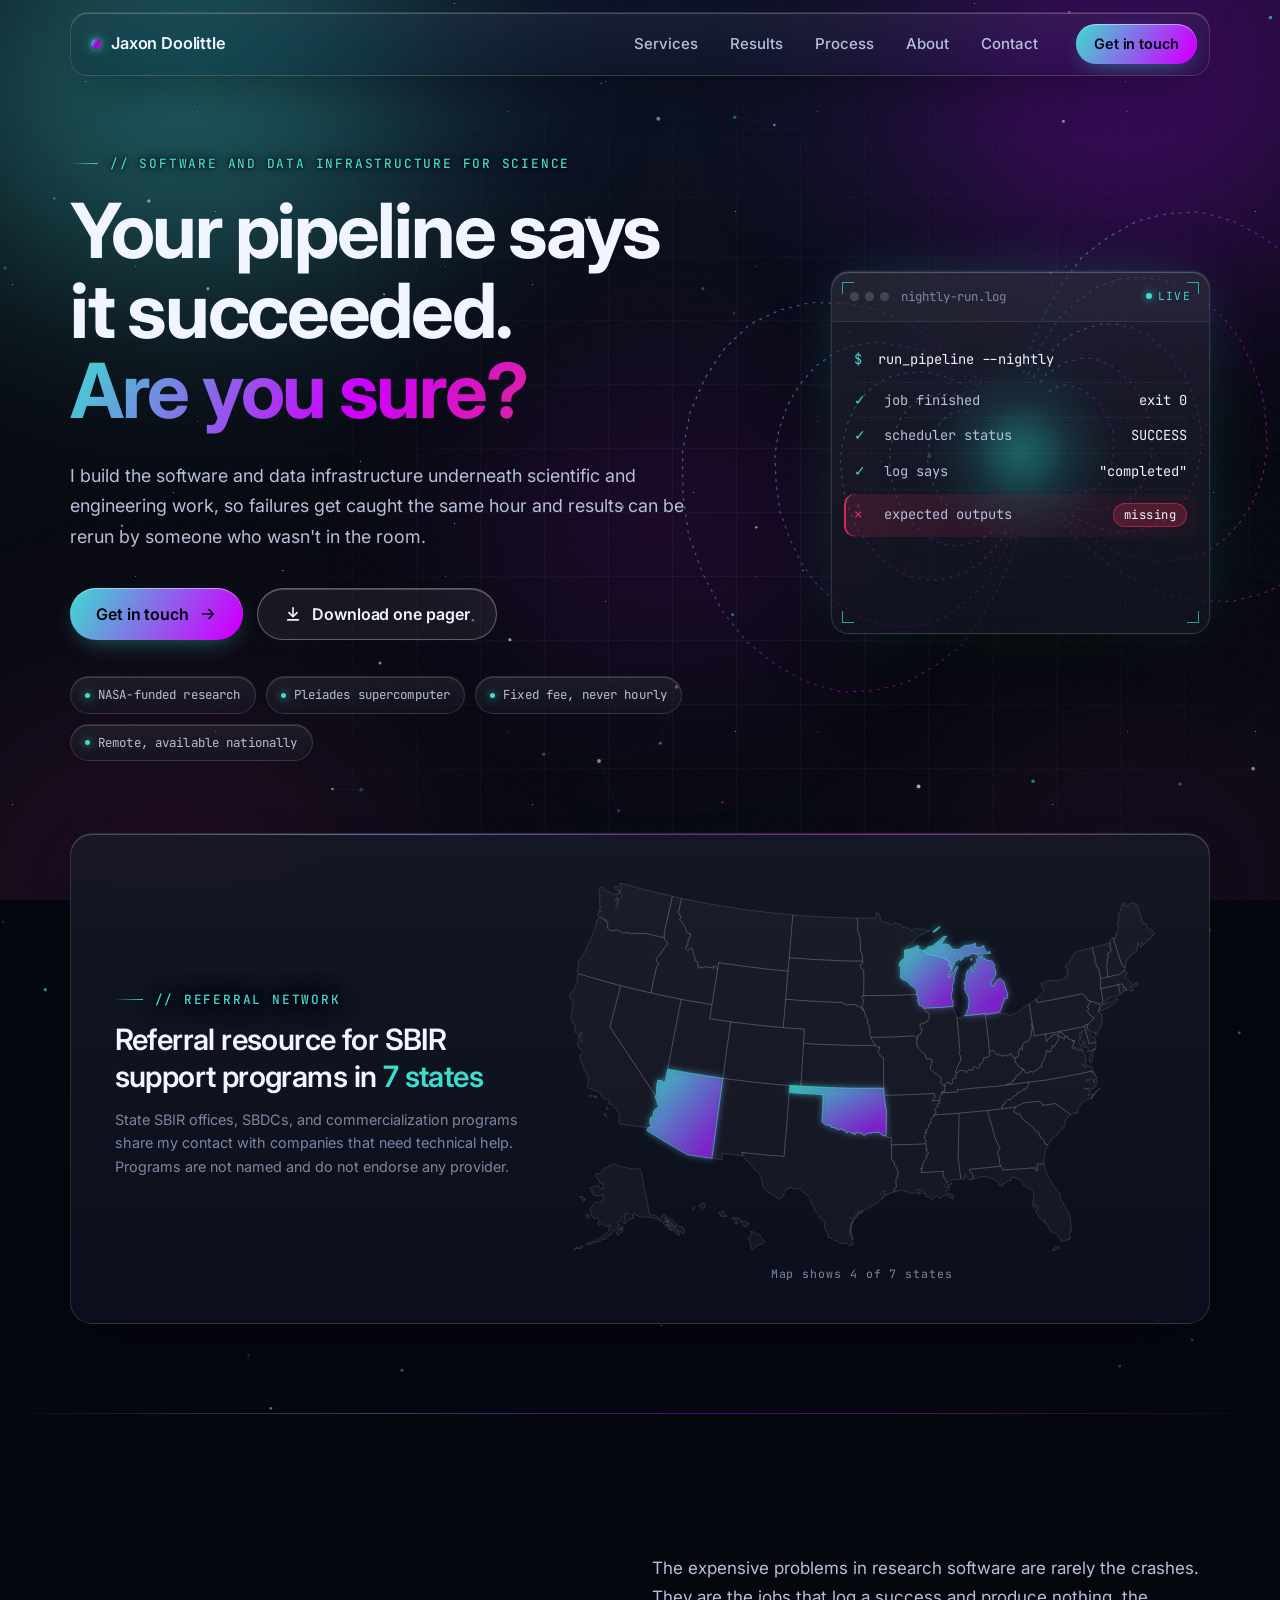
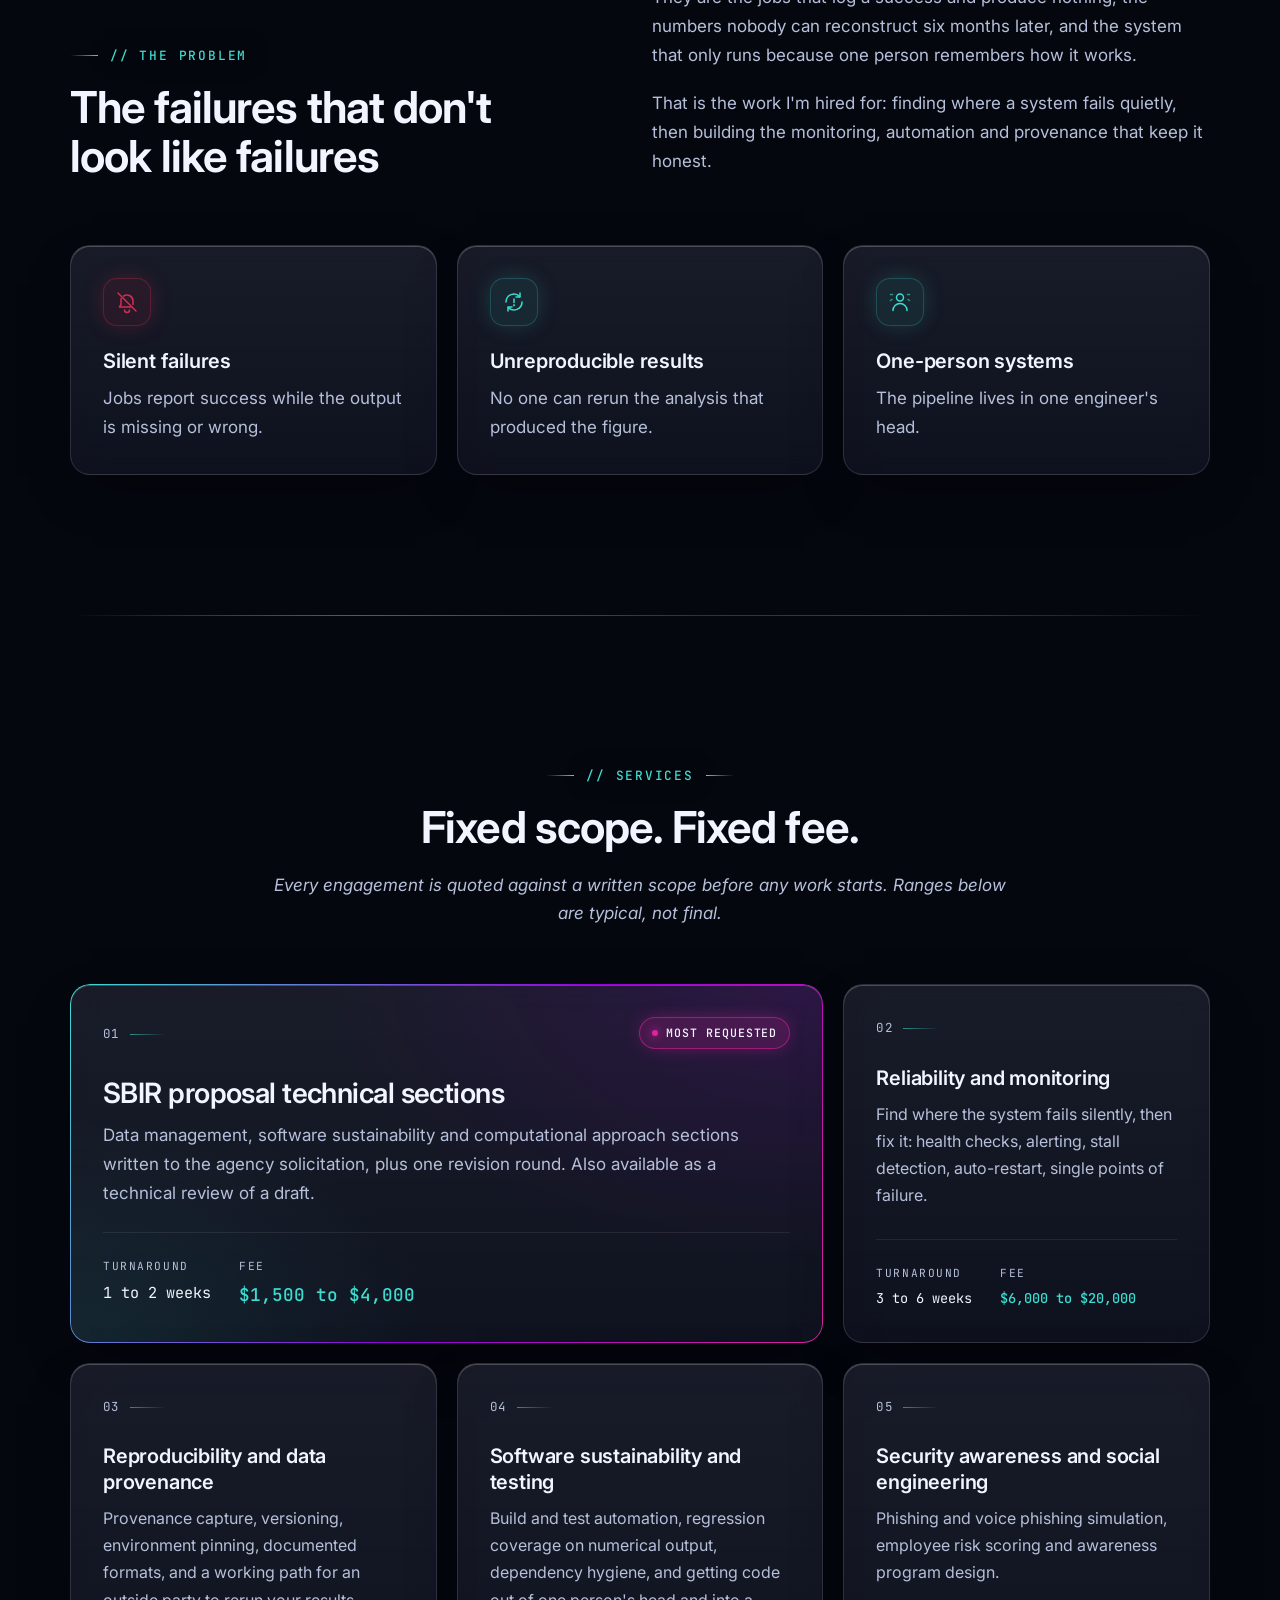
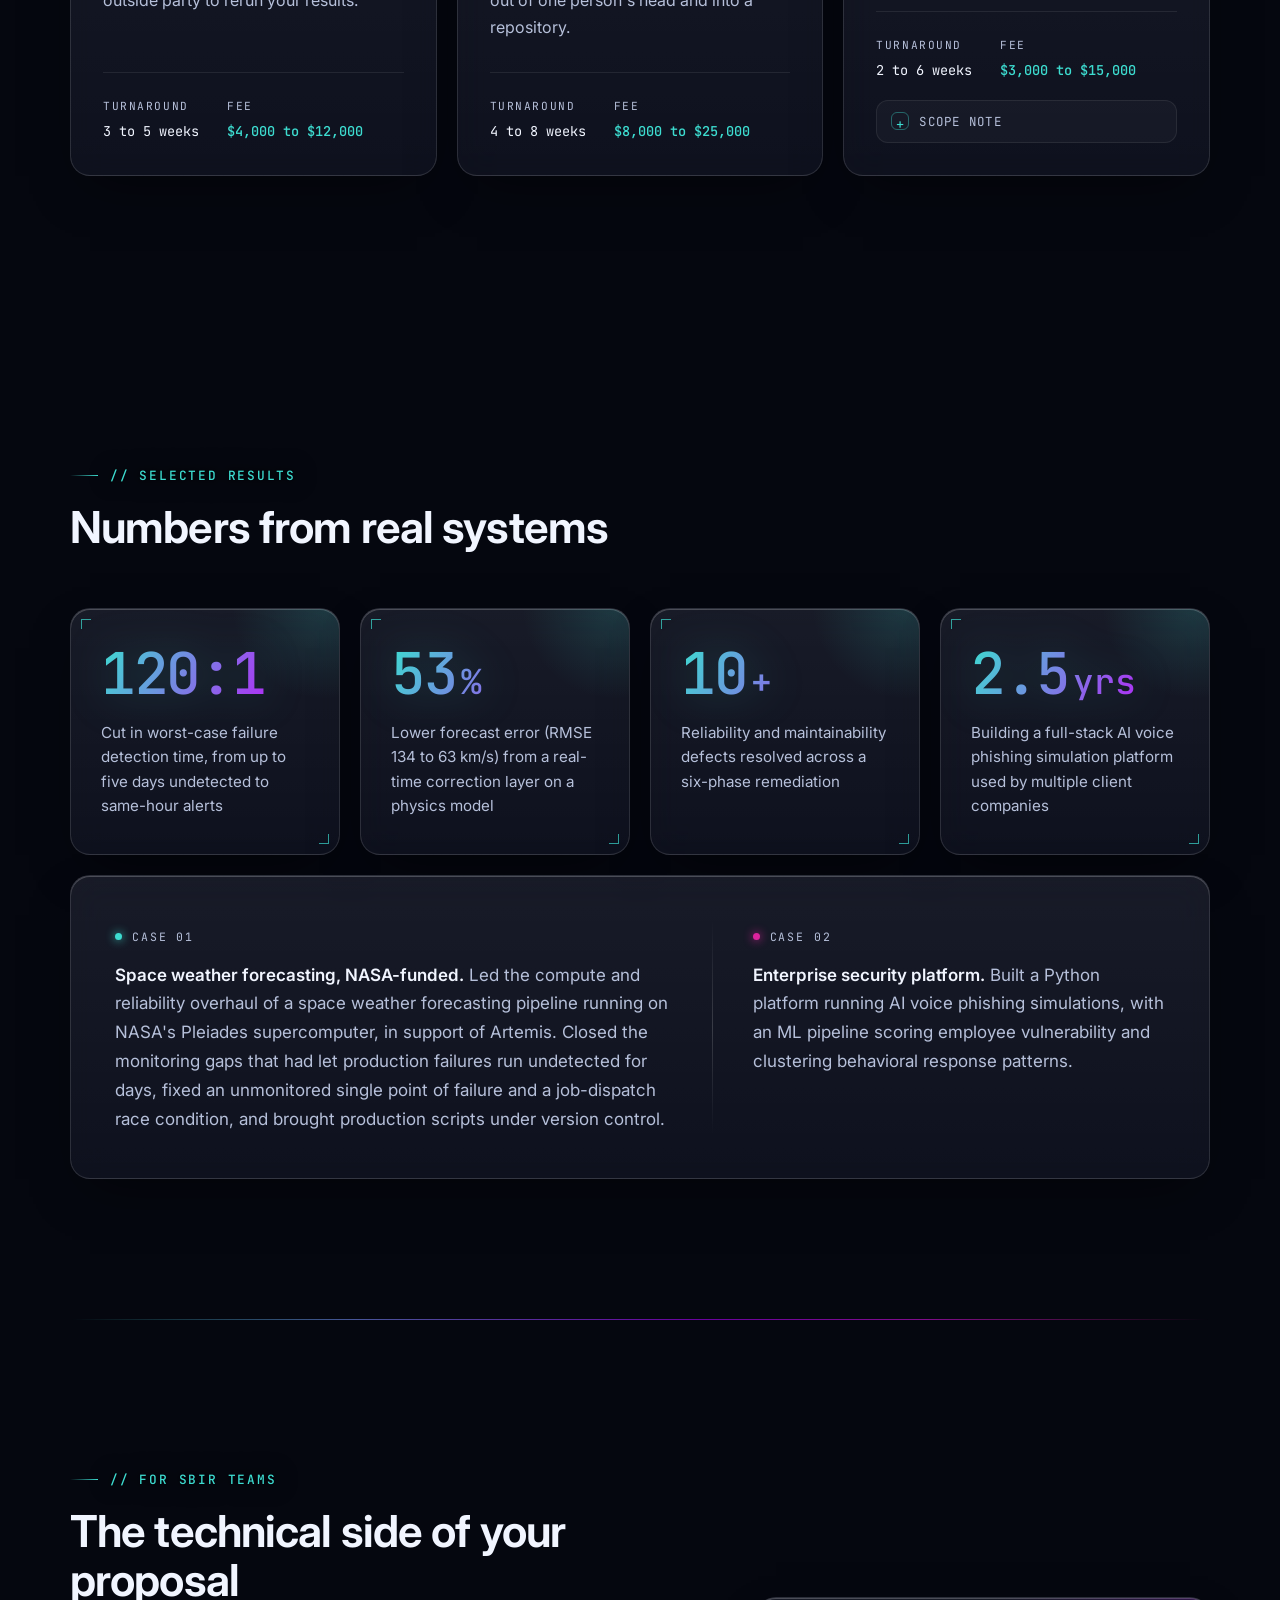
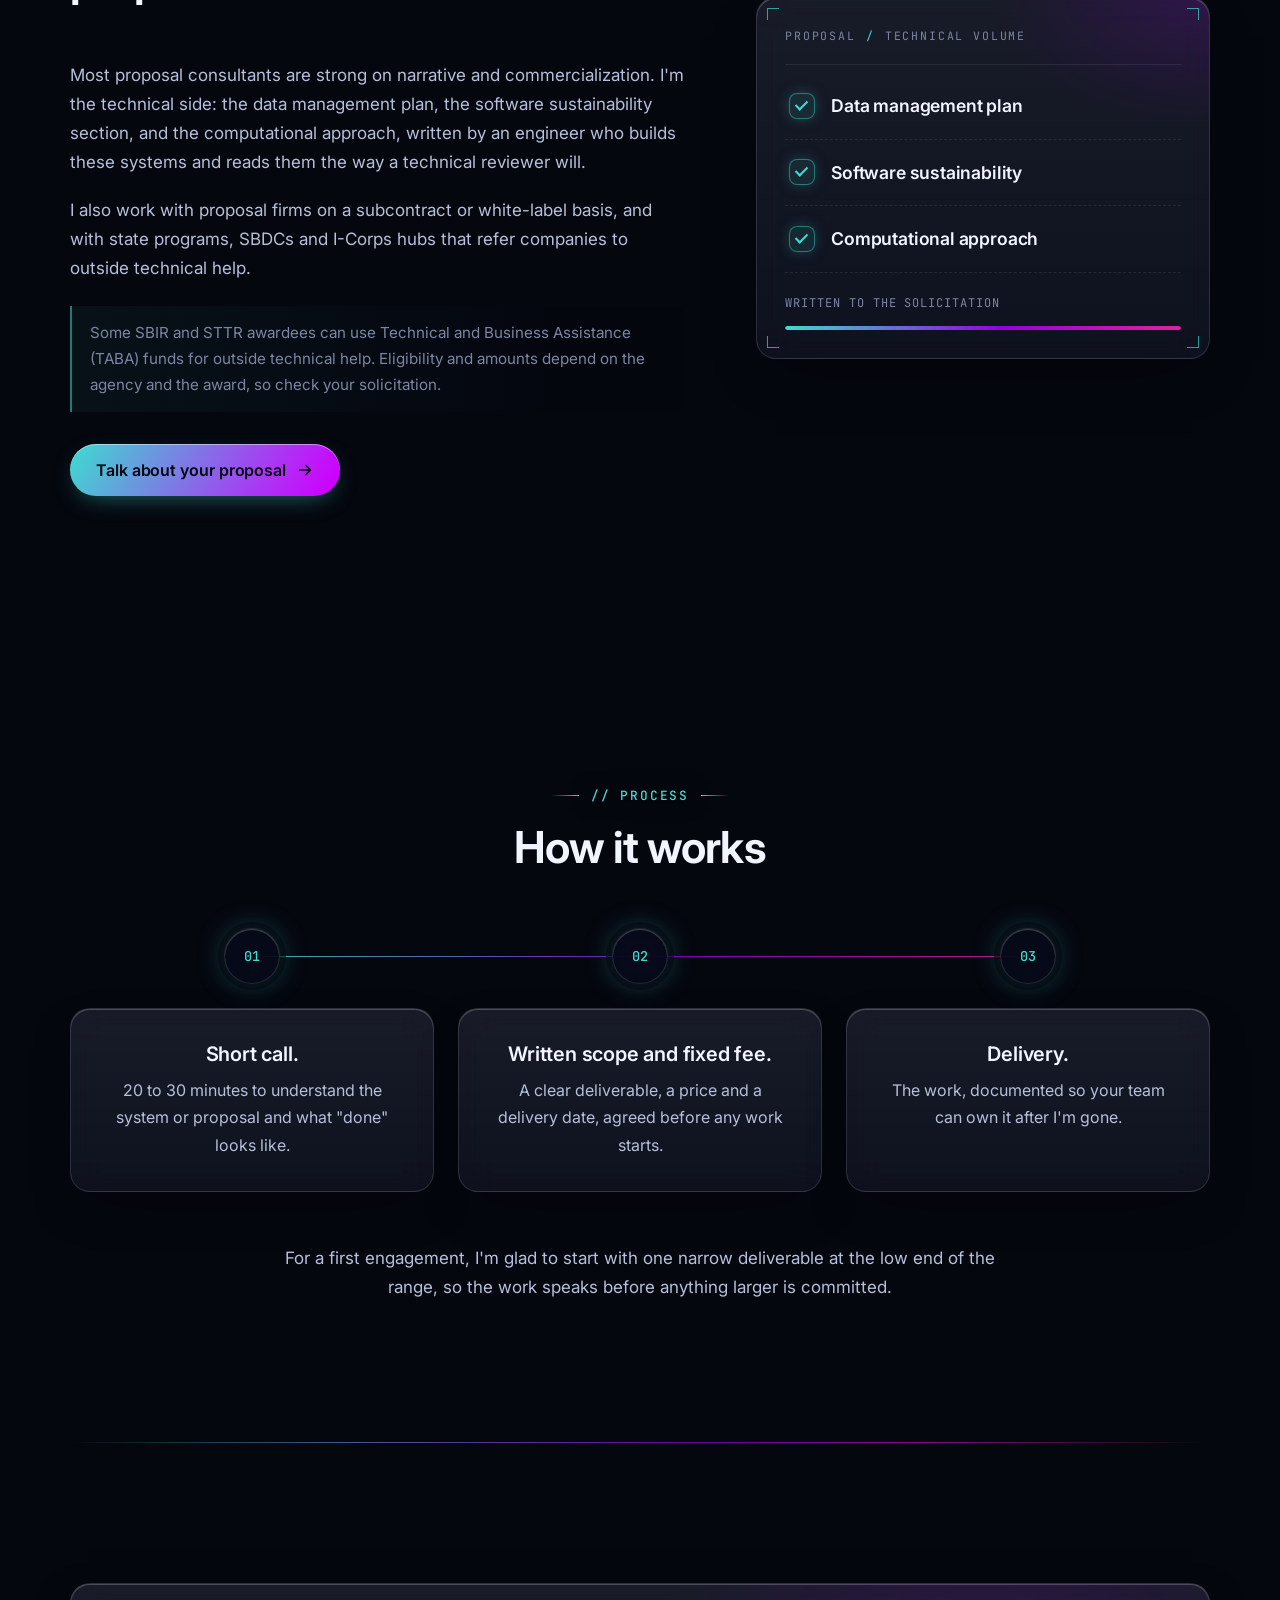
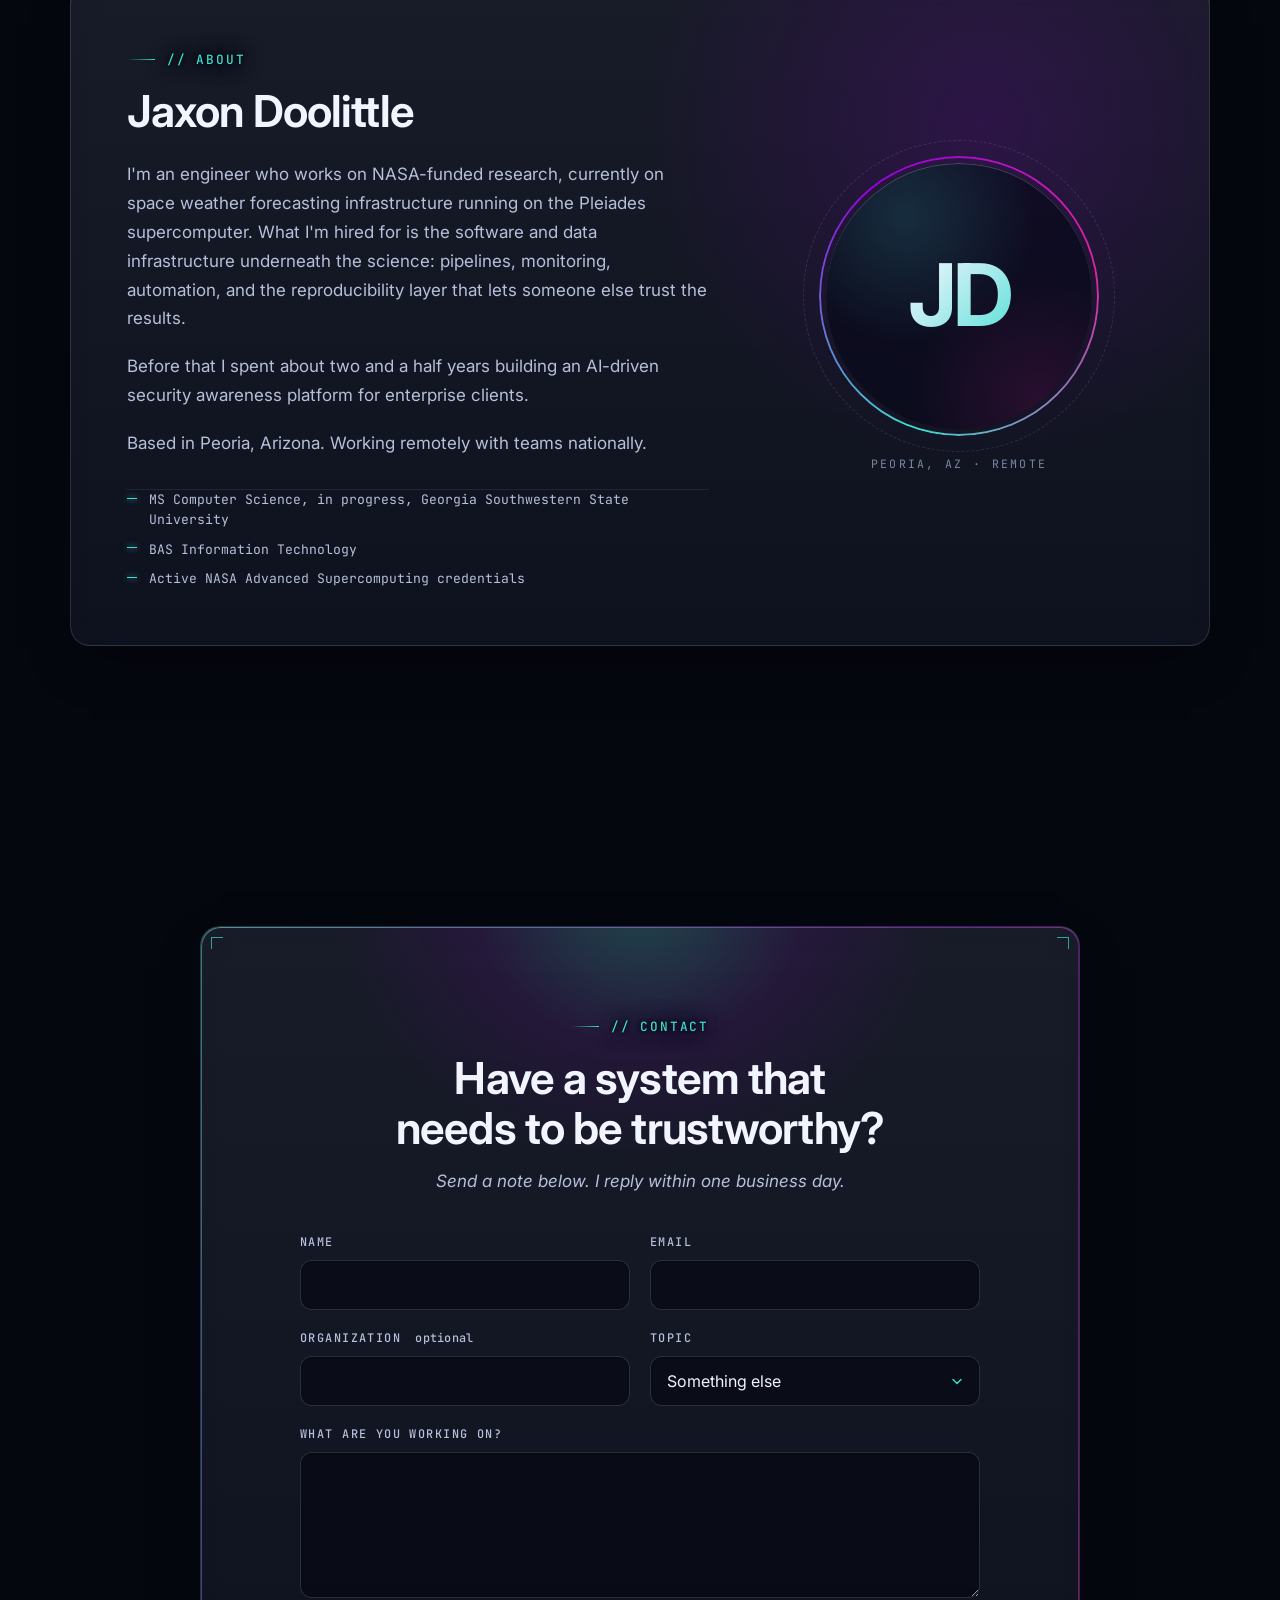
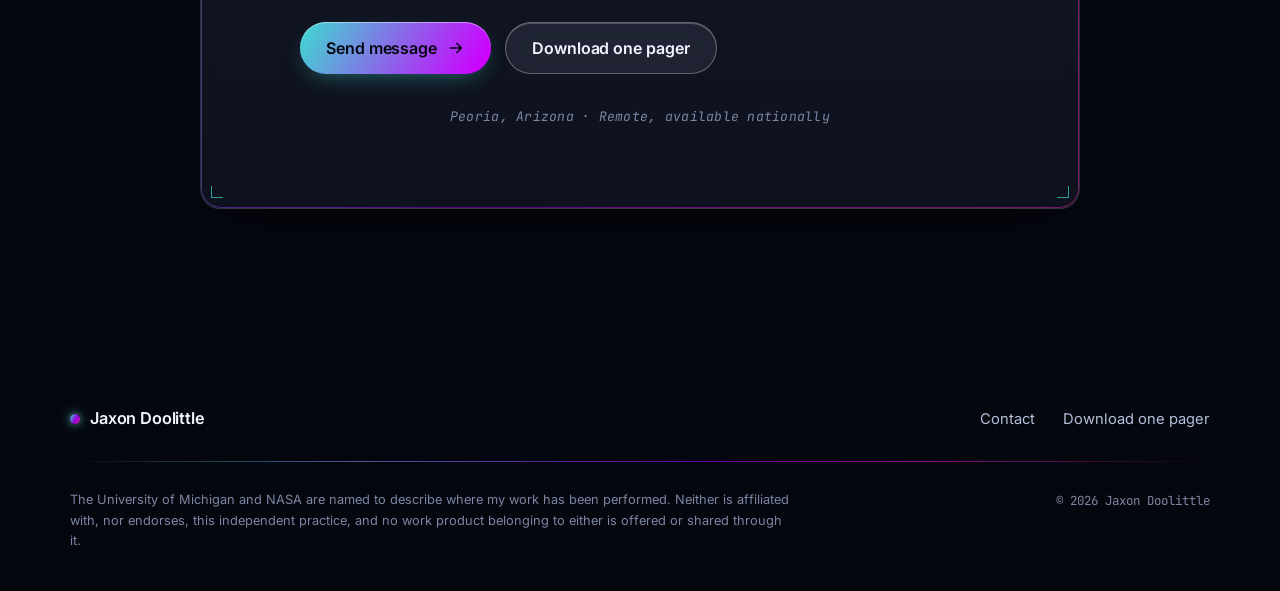
<file: index.html>
<!doctype html>
<html lang="en">
<head>
  <meta charset="utf-8">
  <meta name="viewport" content="width=device-width, initial-scale=1, viewport-fit=cover">
  <title>Jaxon Doolittle | Software and Data Infrastructure for Scientific Work</title>
  <meta name="description" content="Engineer building reliable, reproducible software and data infrastructure for scientific and engineering teams, plus the technical sections of SBIR proposals. Fixed fee, never hourly.">
  <meta name="theme-color" content="#05070f">
  <meta name="color-scheme" content="dark">

  <!-- Site URL (matches CNAME). If the domain ever changes, update it here, in sitemap.xml and in robots.txt. -->
  <link rel="canonical" href="https://jaxondoolittle.com/">

  <meta property="og:type" content="website">
  <meta property="og:url" content="https://jaxondoolittle.com/">
  <meta property="og:site_name" content="Jaxon Doolittle">
  <meta property="og:title" content="Jaxon Doolittle | Software and Data Infrastructure for Scientific Work">
  <meta property="og:description" content="Reliable, reproducible software and data infrastructure for scientific and engineering teams, plus the technical sections of SBIR proposals. Fixed fee, never hourly.">
  <meta property="og:image" content="https://jaxondoolittle.com/assets/og-image.png">
  <meta property="og:image:width" content="1200">
  <meta property="og:image:height" content="630">
  <meta property="og:image:alt" content="Jaxon Doolittle, software and data infrastructure for scientific work">
  <meta name="twitter:card" content="summary_large_image">
  <meta name="twitter:title" content="Jaxon Doolittle | Software and Data Infrastructure for Scientific Work">
  <meta name="twitter:description" content="Reliable, reproducible software and data infrastructure for scientific and engineering teams, plus the technical sections of SBIR proposals. Fixed fee, never hourly.">
  <meta name="twitter:image" content="https://jaxondoolittle.com/assets/og-image.png">

  <link rel="icon" href="assets/favicon.svg" type="image/svg+xml">
  <link rel="apple-touch-icon" href="assets/apple-touch-icon.png">

  <link rel="preconnect" href="https://fonts.googleapis.com">
  <link rel="preconnect" href="https://fonts.gstatic.com" crossorigin>
  <link rel="preload" as="style" href="https://fonts.googleapis.com/css2?family=Inter:wght@400..700&family=JetBrains+Mono:wght@400;500&display=swap">
  <link rel="stylesheet" href="https://fonts.googleapis.com/css2?family=Inter:wght@400..700&family=JetBrains+Mono:wght@400;500&display=swap" media="print" onload="this.media='all'">
  <noscript><link rel="stylesheet" href="https://fonts.googleapis.com/css2?family=Inter:wght@400..700&family=JetBrains+Mono:wght@400;500&display=swap"></noscript>
  <link rel="stylesheet" href="styles.css">

  <script>
    /* Runs before first paint: start in lite mode if a recent visit measured this device as slow. ?full overrides. */
    (function (d) {
      d.classList.add('js');
      if (/[?&]full(?:[=&]|$)/.test(location.search)) return;
      try {
        var s = JSON.parse(localStorage.getItem('perf-mode') || 'null');
        if (s && s.mode === 'lite' && s.until > Date.now()) d.classList.add('lite');
        else if (s) localStorage.removeItem('perf-mode');
      } catch (e) {}
    })(document.documentElement);
  </script>
  <script src="main.js" defer></script>

  <script type="application/ld+json">
  {
    "@context": "https://schema.org",
    "@type": "ProfessionalService",
    "name": "Jaxon Doolittle, Technical Consulting",
    "description": "Software and data infrastructure for scientific and engineering work, plus the technical sections of SBIR proposals. Fixed fee, never hourly.",
    "url": "https://jaxondoolittle.com/",
    "contactPoint": { "@type": "ContactPoint", "contactType": "customer service", "url": "https://jaxondoolittle.com/#contact" },
    "image": "https://jaxondoolittle.com/assets/og-image.png",
    "founder": { "@type": "Person", "name": "Jaxon Doolittle" },
    "areaServed": "US",
    "address": { "@type": "PostalAddress", "addressLocality": "Peoria, AZ", "addressCountry": "US" }
  }
  </script>
</head>
<body>
  <a class="skip-link" href="#main">Skip to content</a>

  <!-- Ambient background: aurora, stars, grain -->
  <div class="sky" aria-hidden="true">
    <div class="stars"></div>
    <div class="aurora">
      <span class="blob blob--teal"></span>
      <span class="blob blob--violet"></span>
      <span class="blob blob--magenta"></span>
      <span class="blob blob--pink"></span>
      <span class="blob blob--plum"></span>
    </div>
    <div class="grain"></div>
  </div>

  <header class="site-header" id="top">
    <div class="nav-wrap">
      <nav class="nav glass" aria-label="Primary">
        <a class="wordmark" href="#top" aria-label="Jaxon Doolittle, back to top">
          <span class="wordmark__dot" aria-hidden="true"></span>
          <span>Jaxon Doolittle</span>
        </a>
        <ul class="nav__links" role="list">
          <li><a href="#services">Services</a></li>
          <li><a href="#results">Results</a></li>
          <li><a href="#process">Process</a></li>
          <li><a href="#about">About</a></li>
          <li><a href="#contact">Contact</a></li>
        </ul>
        <a class="btn btn--primary btn--sm nav__cta" href="#contact">Get in touch</a>
        <button class="nav__toggle" type="button" aria-expanded="false" aria-controls="mobile-menu" aria-label="Open menu">
          <span></span><span></span><span></span>
        </button>
        <span class="nav__progress" aria-hidden="true"></span>
      </nav>
      <div class="mobile-menu glass" id="mobile-menu" hidden>
        <ul role="list">
          <li><a href="#services"><span class="mono">01</span>Services</a></li>
          <li><a href="#results"><span class="mono">02</span>Results</a></li>
          <li><a href="#process"><span class="mono">03</span>Process</a></li>
          <li><a href="#about"><span class="mono">04</span>About</a></li>
          <li><a href="#contact"><span class="mono">05</span>Contact</a></li>
        </ul>
        <a class="btn btn--primary btn--block" href="#contact">Get in touch</a>
      </div>
    </div>
  </header>

  <main id="main">

    <!-- ============ HERO ============ -->
    <section class="hero" aria-labelledby="hero-title">
      <canvas class="hero__particles" aria-hidden="true"></canvas>
      <div class="hero__grid" aria-hidden="true"></div>

      <div class="container hero__inner">
        <div class="hero__copy">
          <p class="eyebrow rise" style="--i:1">// SOFTWARE AND DATA INFRASTRUCTURE FOR SCIENCE</p>
          <h1 id="hero-title" class="hero__title rise" style="--i:2">
            Your pipeline says it succeeded. <span class="text-grad">Are you sure?</span>
          </h1>
          <p class="hero__sub rise" style="--i:3">I build the software and data infrastructure underneath scientific and engineering work, so failures get caught the same hour and results can be rerun by someone who wasn't in the room.</p>
          <div class="hero__actions rise" style="--i:4">
            <a class="btn btn--primary" href="#contact">
              Get in touch
              <svg class="btn__icon" viewBox="0 0 20 20" aria-hidden="true"><path d="M4 10h11M11 5l5 5-5 5"/></svg>
            </a>
            <a class="btn btn--glass" href="assets/Capability_Statement_Doolittle.pdf" download data-onepager>
              <svg class="btn__icon btn__icon--lead" viewBox="0 0 20 20" aria-hidden="true"><path d="M10 3v10M5.5 8.5 10 13l4.5-4.5M4 16.5h12"/></svg>
              Download one pager
            </a>
          </div>
          <ul class="chips rise" style="--i:5" role="list" aria-label="Credentials at a glance">
            <li class="chip">NASA-funded research</li>
            <li class="chip">Pleiades supercomputer</li>
            <li class="chip">Fixed fee, never hourly</li>
            <li class="chip">Remote, available nationally</li>
          </ul>
        </div>

        <section class="referral reveal" aria-labelledby="referral-title">
          <div class="referral__panel glass">
            <div class="referral__copy">
              <p class="eyebrow referral__eyebrow">// REFERRAL NETWORK</p>
              <!-- The number comes from REFERRAL_STATE_COUNT at the top of main.js; keep this fallback in step with it -->
              <h2 id="referral-title" class="referral__title">Referral resource for SBIR support programs in <span class="referral__count"><span data-referral-count>7</span> <span data-referral-unit>states</span></span></h2>
              <p class="referral__note">State SBIR offices, SBDCs, and commercialization programs share my contact with companies that need technical help. Programs are not named and do not endorse any provider.</p>
            </div>
            <figure class="referral__map">
              <!-- US state outlines: U.S. Census Bureau cartographic boundary files, 2017 edition (public domain),
                   via the us-atlas package (states-albers-10m: d3.geoAlbersUsa, 975x610, Alaska and Hawaii inset bottom left),
                   simplified and converted to static paths. One path per state, id = postal code. -->
              <svg class="usmap" viewBox="0 0 975 610" role="img" aria-label="Map of US states where SBIR support programs refer companies to Jaxon" focusable="false">
                <defs>
                  <linearGradient id="mapGrad" x1="0" y1="0" x2="1" y2="1"><stop offset="0" stop-color="#3ddcd0"/><stop offset="1" stop-color="#9500dc"/></linearGradient>
                  <filter id="mapGlow" x="-50%" y="-50%" width="200%" height="200%"><feGaussianBlur in="SourceGraphic" stdDeviation="5" result="blur"/><feMerge><feMergeNode in="blur"/><feMergeNode in="SourceGraphic"/></feMerge></filter>
                </defs>
                <g class="usmap__states">
                  <path id="AK" class="map-state" data-name="Alaska" d="M104.2,551.6L104.2,551.6L104.2,551.6ZM99.1,569.9L103.4,565.2L104.7,569.1ZM95.1,582L95.1,582L95.1,582ZM93.3,575.4L99,570.7L103.1,570.6L104.5,573.3L95.4,579.6ZM93.1,582.8L93.1,582.8L93.1,582.8ZM88.9,587.6L88.9,587.6L88.9,587.6ZM71.8,593.7L71.8,593.7L71.8,593.7ZM71,591.7L71,591.7L71,591.7ZM68.2,593.5L68.2,593.5L68.2,593.5ZM65.8,590.1L65.8,590.1L65.8,590.1ZM67.5,564.2L67.5,564.2L67.5,564.2ZM60.9,591.2L60.9,591.2L60.9,591.2ZM58.3,592.4L58.3,592.4L58.3,592.4ZM66.1,523.9L66.1,523.9L66.1,523.9ZM56,595.9L56,595.9L56,595.9ZM44.6,597L44.6,597L44.6,597ZM42.7,595.5L42.7,595.5L42.7,595.5ZM40.6,595.9L40.6,595.9L40.6,595.9ZM44.2,547.5L49.5,546.7L51,551.2L48.4,552ZM31.3,600.8L33.8,600.4L37.9,596.5L40.1,598.2L36.6,600.9ZM50.7,504.5L59.1,500.7L65.7,499.7L65.2,503.9L71.4,505.1L74.3,503.7L71.2,500.1L73.2,497.6L66.5,495.6L66.2,492.3L59.4,484.4L61.5,480.8L67.2,481.3L70.5,478.8L71.7,475L75.3,471.4L78.2,471.3L81.6,468.4L86.7,468.1L89.3,465.1L94,466.3L95.1,468.8L101.4,468.7L104.4,472.1L108.9,470.8L113.9,472.8L122.5,473.6L126,471.7L132.9,474.4L147.3,547.1L154.6,547.3L162.3,552.4L163.6,554.8L166.5,551.9L166.5,548.3L169.4,545.9L176.3,551.6L180.8,553.8L192.6,565.1L200.1,566.6L202.9,572.6L201.4,577.9L198.4,575L192.8,573.7L188.2,565.4L183.2,563.5L182.3,560.4L178.3,556.5L176.2,556.8L171.4,551.2L174.7,557.7L172.7,556.5L168,559.3L160,554.5L151,551.3L140.6,550L135.3,551.6L125.7,547.4L124.5,545.3L119.2,547.1L121.1,552.9L113.5,554.3L108.8,560.4L104.8,560.3L106.9,552.5L106.7,548.5L111.9,544.1L106.3,546.2L101.7,553L100.5,556.9L96.2,559.5L96,562.3L99.6,563.5L95.8,569.3L89.9,572.1L85.8,575.8L85.6,578.3L82,579.1L76.7,585.8L70.6,586.4L67.3,589.1L55.6,591.9L52.7,594.2L46.7,594.8L48.6,591.6L56.5,590.1L62,585.2L66.5,584.6L75.2,578.8L80.9,573.4L83.9,563.2L79.6,565L78.1,563.5L75.7,566.2L71,560.7L64.7,564.1L64.2,558.3L65.8,556.7L63.8,551.1L58.4,553.3L52.6,546.7L54.4,545.2L51.1,538.2L53.7,533.6L60.7,525.7L64.3,527.9L67.5,524.9L71.5,525.2L73,523.2L71.5,517L72.5,514L67.6,516.5L59.1,516L55.2,514.1L53.9,509.4L55.9,508.7ZM24.9,603L29.3,599.1L31.4,600.2ZM28.5,573.3L28.5,573.3L28.5,573.3ZM20.4,602.1L20.4,602.1L20.4,602.1ZM26.8,568.3L26.8,568.3L26.8,568.3ZM16,603L16,603L16,603ZM34.4,517.8L39.4,517.9L44.8,522.4L40.8,524.5L39,521.1ZM7,603L7,603L7,603ZM23.4,539.9L23.4,539.9L23.4,539.9ZM0,602.3L0,602.3L0,602.3ZM-6.2,601.2L-6.2,601.2L-6.2,601.2ZM-10.2,599.4L-10.2,599.4L-10.2,599.4ZM-11,601.2L-11,601.2L-11,601.2ZM-15,601.4L-15,601.4L-15,601.4ZM-18.1,599.6L-18.1,599.6L-18.1,599.6ZM-20.1,597.5L-20.1,597.5L-20.1,597.5ZM-30.2,592.5L-30.2,592.5L-30.2,592.5ZM-35.2,593.3L-35.2,593.3L-35.2,593.3ZM-40.8,588.6L-40.8,588.6L-40.8,588.6ZM-55.8,576.6L-55.8,576.6L-55.8,576.6ZM-57.6,570.9L-57.6,570.9L-57.6,570.9ZM197.4,577.4L197.4,577.4L197.4,577.4ZM196.5,577L196.5,577L196.5,577ZM194.7,574.9L194.7,574.9L194.7,574.9ZM187.6,570L187.6,570L187.6,570ZM187.1,569.1L187.1,569.1L187.1,569.1ZM186.2,576.9L186.2,576.9L186.2,576.9ZM184.9,573.1L186.8,569.5L194.4,575.9L195.7,580.1L189.6,577.5ZM182.7,574.2L182.7,574.2L182.7,574.2ZM180.3,567.2L181.9,564.6L185.4,564.3L188.7,566.7L183.9,568.5L182.7,572.5ZM174.6,555.9L178.2,556.9L181.4,562.6L179.6,565.9ZM173.9,564.8L177.2,563.4L180.8,572.7L176.1,568.4ZM173.5,565.9L173.5,565.9L173.5,565.9ZM169.1,561.4L171.5,557.8L175.3,558.7L177.1,562.7L173.7,562.2L173.8,564.8ZM120.8,555.1L120.8,555.1L120.8,555.1ZM120.4,551.4L120.4,551.4L120.4,551.4Z"/>
                  <path id="AL" class="map-state" data-name="Alabama" d="M648,492.4L648,492.4L648,492.4ZM641.6,384L689.2,379.7L702.5,427L709.6,439.9L706.7,443.2L705.9,450.1L708.6,457.1L708.3,464.8L710.8,468.8L693.6,470.8L660.7,474L660.3,477L665.1,480.9L666.3,486.4L663.7,490.1L659.1,490.2L655.9,487.8L653.4,481.7L651.6,490.2L646.5,489.5L642.2,455L643.7,386.2Z"/>
                  <path id="AR" class="map-state" data-name="Arkansas" d="M523,355.3L549.9,354.7L586,353.2L603.6,352.2L605.2,357.3L600.2,364L611.9,363.1L612.7,367.3L608.4,369.4L610.2,371.6L604.7,377.7L607.1,383.2L602.8,386.7L604,388.7L598.4,393L598.6,400.4L595.3,401.6L593.4,409.4L589.7,410.8L591.8,415.1L588.9,415.5L590,418.1L587.6,420.4L590.7,429.8L589.4,433.1L569.4,433.9L535,434.7L534.8,422.5L528.8,422.8L526.4,420.7L526.8,380.5Z"/>
                  <path id="AZ" class="map-state" data-name="Arizona" d="M145.1,407L148.8,406.9L150.2,400.8L147.4,400.1L148,391.7L152.4,389.1L153.9,380.5L156.8,377L162.8,373.6L159.8,369.6L158.5,363.2L156.2,359.1L156.8,356.2L158.7,352.8L158.2,345.1L159.9,331.1L166.6,331.5L170,334.9L172.6,331.5L176,313.3L202.7,318.2L239.3,324.3L264.6,328L246.8,456.3L208.2,450.5L171.7,429.5L142.3,411.7Z"/>
                  <path id="CA" class="map-state" data-name="California" d="M77.2,374.3L81.1,376.9L78.9,378.3ZM74.7,384.2L78.3,390L75.8,388.7ZM65.2,358.4L65.2,358.4L65.2,358.4ZM58.3,374.3L58.3,374.3L58.3,374.3ZM56.6,355L62.6,358.5L56.9,357.4ZM50.3,355.2L54.1,355.4L51.9,358.1ZM46.8,353.4L46.8,353.4L46.8,353.4ZM32.6,160L83.7,174.8L100.5,179.2L83.3,245.5L156.8,356.2L156.2,359.1L158.5,363.2L159.8,369.6L162.8,373.6L156.8,377L153.9,380.5L152.4,389.1L148,391.7L147.4,400.1L150.2,400.8L148.8,406.9L145.1,407L99.5,401.7L97.9,398.1L98.7,387.7L96.5,382.3L92.5,376.4L86.4,369.8L82.1,369.3L81.7,362.5L76.4,361.8L69.7,356.7L69.3,354.1L65,349.3L59.3,347.9L54.9,345.2L48.8,344.3L46.5,340.5L48.6,334.9L49.8,328.1L45.9,324.6L47.3,321.2L41.6,313.3L37.2,299.7L34.8,296.1L36.3,289L39.7,285.9L38.3,281.4L35.1,281L31.4,274.3L32.5,270.7L31.6,266.5L33.3,260.8L35.3,260.7L34.7,265.7L38.5,270.1L38.6,265L35.8,257.2L39.2,256.3L37.6,253.4L33.2,259.9L29.4,254.6L26.2,253.5L28.3,250.3L27.1,243.1L24.4,239.5L20.1,229L21.6,226.9L21.4,219.4L23.6,215.7L24,209.2L21.6,201.9L18.5,197.2L18.9,193.1L26.6,183.8L27.7,178.9L31.3,172.9L31.6,165.8L30.4,164.4Z"/>
                  <path id="CO" class="map-state" data-name="Colorado" d="M277.1,237.2L301.1,240.3L333.1,244L361.4,246.5L395.3,249L393.9,271.9L389.7,340.7L372.5,339.4L348.5,337.6L315.3,334.3L264.6,328L268.4,301.5L268.4,299Z"/>
                  <path id="CT" class="map-state" data-name="Connecticut" d="M871.2,184L898.7,177.7L898.8,178L902.2,191.1L901.7,193.5L893.5,197L884.7,198.4L881.9,202.6L874.1,208.3L872.3,206L875.7,202.6L874.1,201Z"/>
                  <path id="DC" class="map-state" data-name="District of Columbia" d="M825.9,267L829.7,267.2L827.9,269.9Z"/>
                  <path id="DE" class="map-state" data-name="Delaware" d="M849.2,245.8L849.4,246.3L849.2,245.8ZM844.9,244.6L846.5,241.9L850.8,241.4L849.7,244.4L849.3,249.3L852.8,252.5L854.8,258L859.5,262.9L861.3,262.7L863.7,270.3L852.6,272.5Z"/>
                  <path id="FL" class="map-state" data-name="Florida" d="M814.6,594.5L814.6,594.5L814.6,594.5ZM812.7,596L812.7,596L812.7,596ZM807.4,599L807.4,599L807.4,599ZM793.7,604.2L794.8,602L800.5,597.7L805.1,600.1L796.4,604.1ZM789.6,605.4L789.6,605.4L789.6,605.4ZM786.4,605.5L786.4,605.5L786.4,605.5ZM777.4,558.3L777.4,558.3L777.4,558.3ZM770.3,606.2L770.3,606.2L770.3,606.2ZM720.4,495.2L720.4,495.2L720.4,495.2ZM710.8,468.8L714.2,475L765.8,471.5L767.3,476L769.7,475.6L768.7,466L770,464.9L780.1,466.1L782.8,475.7L787,486.3L794.9,499.6L806.1,513.6L805,517.2L806.6,521.9L811.5,529.2L820,544.3L822.8,554.1L823.8,574.5L821.8,573.7L820.9,579.6L822.4,582.7L821.6,586.6L819.7,586.1L806.9,589.7L805.3,585L800.6,577.8L793.1,574.2L791.9,575.4L785.5,563.3L780.2,559.3L781.3,555.4L777.5,556.8L769.4,545.8L766.5,542.9L771.2,533.2L764.7,529.8L767.4,534.3L764.7,537.1L761.9,533.4L761.9,527.3L763.6,517.1L761.9,510.2L758.9,505.1L755,504.9L749.9,500L746.1,498.3L745.3,494.9L740.3,490.6L732.2,486.7L727.4,487.4L726.4,492.2L722.7,492.3L716.3,497.4L711.8,498L713.7,500.8L707.4,499.8L708.1,496.6L705.7,493.6L695.8,488.4L688.8,486.2L680.7,485.8L663.7,490.1L666.3,486.4L665.1,480.9L660.3,477L660.7,474L693.6,470.8Z"/>
                  <path id="GA" class="map-state" data-name="Georgia" d="M689.2,379.7L712.7,376.8L734.9,373.7L731.6,379L731.7,381.5L738.4,385.4L741.1,385.4L744.4,391.4L748.3,396.2L754.5,399.6L756,402.3L761.9,405.8L765.7,411.8L771.3,414.4L774,422.7L776.8,424L780.8,429.6L781.4,433.4L786.1,434.6L786.8,436L782.6,442.3L781,450.8L781.3,454.4L778.3,460.2L780.2,461.5L780.1,466.1L770,464.9L768.7,466L769.7,475.6L767.3,476L765.8,471.5L714.2,475L710.8,468.8L708.3,464.8L708.6,457.1L705.9,450.1L706.7,443.2L709.6,439.9L702.5,427Z"/>
                  <path id="HI" class="map-state" data-name="Hawaii" d="M305.4,584.5L310.3,577.9L309.7,572.5L315.2,575.8L322.2,578.3L326.3,582L326.1,584.5L332.1,589.1L328.6,593.3L321.8,595.2L317.3,598.1L313.8,603.1L309.3,600.5L309.1,593.7ZM291.6,557.9L293.9,555.4L296.4,558.5L299.6,557.2L306.5,560.7L305.4,563.9L298.5,565.6L296.7,561.1ZM291.6,566.7L291.6,566.7L291.6,566.7ZM283.9,558.3L287.4,558L289.3,560.4L285.9,562.1ZM278.6,553.8L279.6,551.2L291.4,552.6L287.8,555ZM258.1,543L261.3,542.9L264.7,540L267.3,545.8L271.4,549.4L261.5,549.3ZM226.1,532.6L231,528.2L235.4,528.6L235.8,534.3L233.3,536.3L230,535.8ZM216.3,536.6L220,533.2L217.1,538.2Z"/>
                  <path id="IA" class="map-state" data-name="Iowa" d="M490.6,195.2L515.8,195.2L549.3,194.4L576.3,193.3L576.5,196.3L579.2,198.7L577.4,201.6L579.9,210.5L585.6,212.4L587,215.4L591.6,221.6L595.5,223.8L595.5,231L593.2,236.1L588.1,239.3L581.6,240.8L580.7,244.7L583.7,247.9L583.6,251.8L581.2,257.8L577.4,259.4L576.5,264.7L570.9,259.6L544.8,261.3L521.4,262L502,261.9L499.9,258.5L501.2,255.1L498.9,244.7L499.3,241.9L496.4,239.9L496.9,234L494.2,229.6L490.6,218.3L487.5,211.9L490.8,203.9L488.5,199.8L488.2,195.2Z"/>
                  <path id="ID" class="map-state" data-name="Idaho" d="M170.5,102.4L170.8,92.4L183.6,35.9L198.1,39L193.3,61.5L196.8,68.7L195.3,74.3L200.8,79.7L205.3,88.4L204.8,89.7L208.9,95.6L213.4,96.3L208.2,109.1L208.6,113.7L205.8,114.9L205.2,119.7L208.1,122.6L214.6,118.2L218.6,132.3L220.2,134.2L219.4,138.5L224.1,141.5L224.8,149.1L227,151.6L228.5,149L234.6,150.9L236.7,148.5L249.6,151.1L249.9,147.5L252.6,147.6L256,153.9L247.2,209.6L200.2,201.7L197.7,201.1L159.6,193.2L148.9,190.7L157.9,150.5L161.7,143.3L157.9,139.9L157.4,136.6L161.9,129.9L164.2,129.1L166.8,124.1L175.7,112.3L175,109L172,106.8Z"/>
                  <path id="IL" class="map-state" data-name="Illinois" d="M576.5,264.7L577.4,259.4L581.2,257.8L583.6,251.8L583.7,247.9L580.7,244.7L581.6,240.8L588.1,239.3L593.2,236.1L595.5,231L595.5,223.8L591.6,221.6L587,215.4L617.8,213.7L634.2,212.4L634,216.8L637.2,222.1L640.3,229.8L645,283.6L643.5,287.9L646.2,292.6L646.5,298.5L641.5,308.6L638,317.4L639.4,319.7L637.3,323.1L639,327.3L632.2,329.8L633.6,335.1L631.5,337.1L624.4,334.1L620.6,337.5L621.2,339.9L618.6,340L613.8,333.4L615.2,332L614.1,326.4L607.1,319.7L606.1,320.6L597.6,313.2L597.6,309.3L601,298.4L594.9,296.1L591.3,297.3L589.7,289.9L584.1,285.6L578.1,279.5L575.5,272.6Z"/>
                  <path id="IN" class="map-state" data-name="Indiana" d="M640.3,229.8L642.2,231.2L647.2,230.6L651.9,227.6L685.6,223.9L685.8,225.4L688.5,247.4L692.5,284.3L691.3,285.7L693.5,291.6L687.5,294.5L682.6,295L683.6,298.2L680,303.7L677.1,305.1L675.6,311.5L674.1,312.8L668.6,308.8L665.5,311.7L666,314.3L662.3,315.5L660.8,313.4L656.7,315.7L655.3,318.7L650.6,315.6L646.7,315L639.4,319.7L638,317.4L641.5,308.6L646.5,298.5L646.2,292.6L643.5,287.9L645,283.6Z"/>
                  <path id="KS" class="map-state" data-name="Kansas" d="M393.9,271.9L422.4,273.5L464.8,274.9L509.9,275.2L511.7,277.3L516.5,277.7L513.5,285.8L518.5,293.2L522.3,295.2L522.8,343.8L489,344L458.9,343.6L432.6,342.7L389.7,340.7Z"/>
                  <path id="KY" class="map-state" data-name="Kentucky" d="M621.2,339.9L620.6,337.5L624.4,334.1L631.5,337.1L633.6,335.1L632.2,329.8L639,327.3L637.3,323.1L639.4,319.7L646.7,315L650.6,315.6L655.3,318.7L656.7,315.7L660.8,313.4L662.3,315.5L666,314.3L665.5,311.7L668.6,308.8L674.1,312.8L675.6,311.5L677.1,305.1L680,303.7L683.6,298.2L682.6,295L687.5,294.5L693.5,291.6L691.3,285.7L692.5,284.3L698.5,283.2L703.9,289.8L710.2,290.2L713.9,292.7L716.2,290.6L720.6,292.4L727,287.9L728.4,291.7L733.2,294.8L733.8,301.7L740.9,311.1L747.1,313.2L741.2,320.4L735.2,324.6L733.1,330.3L729.8,331.5L729,334.2L719.8,338.7L704.2,340.8L692.5,341.5L681.1,342.8L672,343.2L644.8,346.1L640.8,345.4L641.4,349.5L616.9,351.3L617.4,348.6L620.2,349.5ZM615.6,351.5L614.7,351.5L615.6,351.5Z"/>
                  <path id="LA" class="map-state" data-name="Louisiana" d="M637.5,497.4L637.5,497.4L637.5,497.4ZM628.5,497.9L631.3,495.4L631.8,498ZM623.7,510.2L623.7,510.2L623.7,510.2ZM609.5,520.8L609.5,520.8L609.5,520.8ZM606,521.3L606,521.3L606,521.3ZM602.2,522.4L602.2,522.4L602.2,522.4ZM576.5,511.5L579.9,510.5L582.6,512L580,513.9ZM535,434.7L569.4,433.9L589.4,433.1L591.3,435.6L590.1,441.4L592.9,441.6L590.9,444.9L595.4,448.2L590.4,451.5L592.6,453L587,461.4L586.4,466L584.4,467L584.6,472.8L582.2,473.1L584,478.2L582.6,479.2L619.1,477.1L617.6,484.9L624.8,495.4L619.2,498.9L619,501.1L623.8,502.3L625.7,497.6L628.2,501.3L627.3,507.2L622.8,507.8L622.5,509.6L626.3,513.4L632.4,513.8L634.9,517.8L634.2,521.8L623.8,515.7L619.8,515.3L612.6,521.1L608.1,515.4L601,522.8L597.9,519.8L590.3,517.5L589.6,512.7L587.7,513.7L584.2,507.9L579.1,508.6L578.8,505.8L574.5,508.2L574.8,511L570.6,513.1L564.8,512.1L553.6,508.2L547.7,508.4L540.6,510.4L538.9,507.5L543.1,502.1L542.3,490.3L545.5,484.5L545.4,476.2L541.8,469.1L539.6,467L539.8,463L535.5,457.9Z"/>
                  <path id="MA" class="map-state" data-name="Massachusetts" d="M927.7,186.8L927.7,186.8L927.7,186.8ZM918.3,188.3L921.3,184.4L924.6,186.7ZM871,167.6L884.1,164.8L902.9,160.7L906.2,156L909.5,154.8L911.2,158.5L914.3,158.4L909.5,165.8L917,171.2L921.7,177.7L928.8,175.1L931,176.8L920,183.3L917.9,179.4L915.4,185.3L912.8,186.4L910.5,182.8L909.8,182.1L907.7,181L905.5,176L898.8,178L898.7,177.7L871.2,184L870.6,183.2Z"/>
                  <path id="MD" class="map-state" data-name="Maryland" d="M849.9,285L848.9,285.2L849.9,285ZM847.3,281.5L847.3,281.5L847.3,281.5ZM782.3,256.9L816.4,250.5L844.9,244.6L852.6,272.5L863.7,270.3L862.5,280.5L855.5,283.8L851.6,285.3L851.2,281.8L847.7,275.6L845.5,279.1L841.4,274.1L841.8,271.3L846.4,271.3L839,266.3L839.3,259.3L841.6,251.7L839.2,254.5L836.8,254L836.3,258.8L838,262.7L836.2,268.8L838.1,274L841,276.7L840.3,279L843.8,284.2L838.3,281.3L834.6,281.5L829.9,277.6L827,280.2L825.3,277.7L827.1,273.8L827.9,269.9L829.7,267.2L825.9,267L818.2,264.2L818.7,261.5L813.9,260.3L810.6,256.4L804.5,253.4L800.4,258.3L794.3,257.4L792.3,261.6L789.7,261.4L784.1,268.5Z"/>
                  <path id="ME" class="map-state" data-name="Maine" d="M939.8,114.8L939.8,114.8L939.8,114.8ZM938,116.1L938,116.1L938,116.1ZM936.3,112.2L936.3,112.2L936.3,112.2ZM932.2,116L932.2,116L932.2,116ZM933.5,124.7L933.5,124.7L933.5,124.7ZM931.4,119.2L931.4,119.2L931.4,119.2ZM930.1,116.3L930.1,116.3L930.1,116.3ZM910.2,150.1L904.5,145.2L890.9,102.4L894.8,103.1L894.3,99.3L897.3,98.8L895.2,96.3L900,86.1L898.2,82.6L898.1,76.3L899.9,73.8L899.1,67.5L905.9,47.6L908.8,47.5L910,51.5L912.5,52.3L916.6,48.5L922.6,45.8L929.7,49.7L937.3,74L938.7,79.9L944.6,79.9L946.1,87L949.5,89.7L952,88.1L957.1,94.8L955,99.4L952.8,98.6L950.2,105.6L946.8,104.3L943.8,110.3L938.9,113.7L937.3,109.7L935.4,111.3L937.1,114.9L935.7,117.6L931.9,114.3L931,110.1L929.3,120.5L930.2,122.9L921.4,128.9L919.7,132.2L918.1,130.9L912.8,138.3Z"/>
                  <path id="MI" class="map-state" data-name="Michigan" d="M677.1,130.8L682,132.3L679.8,133.4ZM663.5,133.2L663.5,133.2L663.5,133.2ZM662.4,138.6L663,134.8L664.5,138.1ZM660.9,135.6L660.9,135.6L660.9,135.6ZM658.8,142.5L658.8,142.5L658.8,142.5ZM656.6,149.6L656.6,149.6L656.6,149.6ZM655.4,152.7L655.4,152.7L655.4,152.7ZM645.5,139.9L645.5,139.9L645.5,139.9ZM651.9,227.6L655.1,224.2L658.6,215.5L660,204.7L658.9,198L652.4,184.3L653.8,180.1L651.9,174.9L655.2,168L654.9,159.7L657.1,158.7L657.1,154.9L661.1,153.5L663.6,147.8L664.7,150.6L663.9,155.9L666.1,157.6L667.8,153.2L667.3,145.5L674.2,141.9L670.5,138.3L675.4,132.7L680.6,135.2L684.6,135.1L686.6,137.8L696.7,139.9L701.3,147L698.8,148.9L702.2,153.9L702.4,162.5L699.2,165.5L699.2,169.4L695.4,171.5L694.1,177.1L699,180.2L704.6,170.6L709.9,167.7L715.2,172.4L718.9,185.8L721.5,191.2L720.9,199.8L716.3,199.4L715.1,206.5L712.1,209.5L712.5,212.9L708.3,221.7L685.8,225.4L685.6,223.9ZM601.4,92.4L610.1,85.8L613.6,84.4L610.1,88.7L603.5,93.3ZM585.3,123.1L591.3,120.2L593.9,117.3L600.5,115.8L612.9,105.8L618.6,100.5L624.4,99.7L622.2,101.8L615.4,111.8L615.6,116.6L618.6,112.5L624,112.5L628.3,114.3L633.1,120.8L643.6,121.4L651.8,115.2L662,114L670,111L669.8,117.6L676.5,118.3L683.4,114.8L684.4,121.5L690.2,126.2L693.2,123.6L694,127.6L685.2,127.2L681.2,128.8L676.5,126.6L674.2,131L671.2,128.3L662.9,127.3L660.9,130.3L657,131.8L652.6,131.3L650.3,135.5L645.2,139.2L647.6,134.3L643.6,134.5L643,137.7L637.9,139.6L632.4,153L629.9,151.5L631,147.6L627.3,147L628.2,140.2L622.3,137.4L622.7,135L611.9,133.8L606.7,131.4L590.3,128L588.3,124.2Z"/>
                  <path id="MN" class="map-state" data-name="Minnesota" d="M479.5,70.7L510.8,70.8L510.7,62.2L515.6,64.1L517.9,73.3L520.2,77.3L530.7,78.8L531.5,81.3L536.5,80.5L540.3,78.2L551.1,82.2L553.4,87.3L554.9,84.2L563.4,87.3L565.8,90.7L570.6,89.6L576.7,85.8L578.1,88.9L587.6,88L591.8,90.6L596.2,90.7L590.4,94.2L582,97.5L572.7,105.7L569.9,109.4L558.9,119.4L560.2,121.1L555.9,122.3L556.4,135.6L551.1,139L547.6,144L547.5,147.3L551.3,149.9L549.7,153.6L550.1,161.7L549.3,165.9L553.6,169.9L556.9,170.1L563.9,174.9L564.9,177.8L572.3,182.2L575.6,187.1L576.3,193.3L549.3,194.4L515.8,195.2L490.6,195.2L490.8,154.3L487.1,151.7L484.4,147.3L488.8,142.5L489.1,139.9L488.6,130.9L485.5,123.3L484.9,102.5L480.5,89.4L481.4,77.7Z"/>
                  <path id="MO" class="map-state" data-name="Missouri" d="M502,261.9L521.4,262L544.8,261.3L570.9,259.6L576.5,264.7L575.5,272.6L578.1,279.5L584.1,285.6L589.7,289.9L591.3,297.3L594.9,296.1L601,298.4L597.6,309.3L597.6,313.2L606.1,320.6L607.1,319.7L614.1,326.4L615.2,332L613.8,333.4L618.6,340L621.2,339.9L620.2,349.5L617.4,348.6L616.9,351.3L615.6,351.5L614.7,351.5L615.4,354.2L612.1,357.7L614.2,360.1L611.9,363.1L600.2,364L605.2,357.3L603.6,352.2L586,353.2L549.9,354.7L523,355.3L522.8,343.8L522.3,295.2L518.5,293.2L513.5,285.8L516.5,277.7L511.7,277.3L509.9,275.2L504.7,268.1Z"/>
                  <path id="MS" class="map-state" data-name="Mississippi" d="M644.5,493.1L644.5,493.1L644.5,493.1ZM639.3,492.9L639.3,492.9L639.3,492.9ZM635.2,493.9L635.2,493.9L635.2,493.9ZM631.8,493.6L631.8,493.6L631.8,493.6ZM589.4,433.1L590.7,429.8L587.6,420.4L590,418.1L588.9,415.5L591.8,415.1L589.7,410.8L593.4,409.4L595.3,401.6L598.6,400.4L598.4,393L604,388.7L602.8,386.7L641.6,384L643.7,386.2L642.2,455L646.5,489.5L644.4,490.8L636.2,489.7L626.7,493.6L624.8,495.4L617.6,484.9L619.1,477.1L582.6,479.2L584,478.2L582.2,473.1L584.6,472.8L584.4,467L586.4,466L587,461.4L592.6,453L590.4,451.5L595.4,448.2L590.9,444.9L592.9,441.6L590.1,441.4L591.3,435.6Z"/>
                  <path id="MT" class="map-state" data-name="Montana" d="M198.1,39L232.9,46.1L265.4,51.9L302.8,57.5L340.4,62.1L376.9,65.7L371.1,134.3L369.1,155.7L339.2,153L298.3,148L263.3,143.1L257.8,142L256,153.9L252.6,147.6L249.9,147.5L249.6,151.1L236.7,148.5L234.6,150.9L228.5,149L227,151.6L224.8,149.1L224.1,141.5L219.4,138.5L220.2,134.2L218.6,132.3L214.6,118.2L208.1,122.6L205.2,119.7L205.8,114.9L208.6,113.7L208.2,109.1L213.4,96.3L208.9,95.6L204.8,89.7L205.3,88.4L200.8,79.7L195.3,74.3L196.8,68.7L193.3,61.5Z"/>
                  <path id="NC" class="map-state" data-name="North Carolina" d="M864.3,329.1L864.3,329.1L864.3,329.1ZM863.3,349.7L863.6,348.4L870.9,343.2ZM755.5,334L780.3,331.1L812.1,325.5L840.3,320L858.8,315.9L865.6,328.4L864,327.6L859.7,318.9L855.9,317.5L859.3,323L857.3,325.6L850.8,329.9L846.8,330.3L847.4,332.7L856,329.6L859,329.8L860.4,336.2L860.2,329.5L863.3,329.4L865.7,334.5L859.7,344.3L851.6,344.7L843,343.4L854.2,347.1L850.5,355.8L854.8,352.9L859.2,353.5L855.9,360.3L862.3,349.7L862.9,350L855.6,361.2L851.4,360.8L843.8,364.5L838,370.5L834.5,376.7L833.4,384.1L829.2,383.5L822.8,386.1L798.1,368.4L777.6,371.5L777.5,368.8L772,364.7L749.4,367L745.6,368.2L734.9,373.7L712.7,376.8L712.6,371.4L717.3,369.2L717.4,365.9L721.1,362.5L726.3,361.7L733,355.7L734.6,355.9L737.8,350.2L740.8,350.5L747.2,345.2L750.7,345.5L755,338.2Z"/>
                  <path id="ND" class="map-state" data-name="North Dakota" d="M376.9,65.7L404.4,67.8L444.9,69.8L479.5,70.7L481.4,77.7L480.5,89.4L484.9,102.5L485.5,123.3L488.6,130.9L489.1,139.9L459.9,139.4L412.5,137.3L371.1,134.3Z"/>
                  <path id="NE" class="map-state" data-name="Nebraska" d="M365.3,201L403.8,203.9L434.2,205.4L456.8,206.2L457.3,207.3L465.7,211.6L467,209.6L476.4,209.5L486.6,214.7L488,217.9L490.6,218.3L494.2,229.6L496.9,234L496.4,239.9L499.3,241.9L498.9,244.7L501.2,255.1L499.9,258.5L502,261.9L504.7,268.1L509.9,275.2L464.8,274.9L422.4,273.5L393.9,271.9L395.3,249L361.4,246.5Z"/>
                  <path id="NH" class="map-state" data-name="New Hampshire" d="M886.1,110.5L886.7,105.2L890.9,102.4L904.5,145.2L910.2,150.1L909.5,154.8L906.2,156L902.9,160.7L884.1,164.8L882.3,163.4L880.6,145.8L883.1,133L881.8,127.9L885.1,126.3L887.9,122.1L885.6,116.8Z"/>
                  <path id="NJ" class="map-state" data-name="New Jersey" d="M849.2,245.8L849.7,244.4L850.8,241.4L860.6,230.8L853.7,226.4L849.9,220.8L851.5,216.1L849.6,213.8L855,204L870.1,209L869.2,216.4L868.9,217.2L866.6,221.4L871.4,222.4L872.4,224.8L873.2,237.3L869.9,247.5L867.1,250.9L865.4,257.2L862.6,259L862.9,253.8L858.6,254.3L851.7,249.8L849.4,246.3Z"/>
                  <path id="NM" class="map-state" data-name="New Mexico" d="M264.6,328L315.3,334.3L348.5,337.6L372.5,339.4L371.6,350.8L370.9,350.7L366.7,407.5L364.6,429.6L362.9,453.3L338.7,451.3L295.1,447L296.3,452.1L264.2,448.2L262.9,458.4L246.8,456.3Z"/>
                  <path id="NV" class="map-state" data-name="Nevada" d="M100.5,179.2L121.6,184.5L148.9,190.7L159.6,193.2L197.7,201.1L176,313.3L172.6,331.5L170,334.9L166.6,331.5L159.9,331.1L158.2,345.1L158.7,352.8L156.8,356.2L83.3,245.5Z"/>
                  <path id="NY" class="map-state" data-name="New York" d="M899.3,195.7L899.3,195.7L899.3,195.7ZM896.7,198L896.7,198L896.7,198ZM868.9,217.2L866.6,221.4L868.9,217.2ZM815.5,153.8L815.5,153.8L815.5,153.8ZM814.2,153.7L814.2,153.7L814.2,153.7ZM767.5,200.3L776.4,192.1L780.3,186.1L776.9,182L774.8,176L783.8,171.7L795.8,170.3L799.8,171.9L809,169.2L812.8,166.7L816.6,161.8L819.3,161.1L816.9,154.4L819.3,152.5L814.7,150.3L815,146.4L820.5,141.3L822.1,137.5L828.6,127.9L832.3,124.4L857.6,117.8L859.2,127.3L862,134L861.3,139.5L864.1,145.3L863.6,148.6L867.1,150.3L871,167.6L870.6,183.2L871.2,184L874.1,201L875.7,202.6L872.3,206L874.1,208.3L873.7,211.1L877.1,208.5L890.9,204.2L894.7,199.6L899.5,201.8L895.5,205.8L885.7,213L871.7,219.3L869.2,216.4L870.1,209L855,204L849.7,202.4L847.1,196.5L840.9,192.1L800.4,200.6L768.6,206.4Z"/>
                  <path id="OH" class="map-state" data-name="Ohio" d="M720.6,223L720.6,223L720.6,223ZM718.7,222.3L718.7,222.3L718.7,222.3ZM685.8,225.4L708.3,221.7L717.6,225.5L719,223.6L725.6,227.4L733,223.3L737.5,223.2L741.9,218.3L748.5,213L756.1,209L761.1,239.2L758.9,241L760.9,246.6L759.8,256.2L757.8,263.4L753.7,269.4L749.8,269.4L746.4,273.1L744.6,277.8L746,281.3L744,282.7L741.4,279.5L738.6,285.4L739.7,289.8L737.9,293.5L733.2,294.8L728.4,291.7L727,287.9L720.6,292.4L716.2,290.6L713.9,292.7L710.2,290.2L703.9,289.8L698.5,283.2L692.5,284.3L688.5,247.4Z"/>
                  <path id="OK" class="map-state" data-name="Oklahoma" d="M372.5,339.4L389.7,340.7L432.6,342.7L458.9,343.6L489,344L522.8,343.8L523,355.3L526.8,380.5L526.4,420.7L519.6,418.5L517.3,415.7L512.4,413.5L511.4,415.4L506.2,414.2L500.9,416.3L499.2,415.2L492.8,417.9L491.6,419.8L485.4,414.7L483.8,416.6L481.1,413.8L476.1,418.5L475.4,414.4L472.3,416.6L466.5,412.7L463.1,415.8L461.7,412.5L454,408.5L451.7,410.6L442.5,406.8L438.7,406.8L438.4,404L429.4,402.6L423.9,398.3L425.8,353.9L396.5,352.4L371.6,350.8Z"/>
                  <path id="OR" class="map-state" data-name="Oregon" d="M71,70.2L74.2,73.9L77,73.8L80.1,80L79,86.8L86.2,91.5L93.8,89.9L98.2,90.6L102.8,94.7L112,93.9L118.4,96L122.8,94.9L136.2,95.7L138.7,94.8L170.5,102.4L172,106.8L175,109L175.7,112.3L166.8,124.1L164.2,129.1L161.9,129.9L157.4,136.6L157.9,139.9L161.7,143.3L157.9,150.5L148.9,190.7L121.6,184.5L100.5,179.2L83.7,174.8L32.6,160L31.1,156.7L32,149.2L33.6,146.5L32.8,139.9L42.7,125.8L45.4,120.7L57.2,92.5L61.1,81.4L62.2,75L65,70.6Z"/>
                  <path id="PA" class="map-state" data-name="Pennsylvania" d="M756.1,209L767.5,200.3L768.6,206.4L800.4,200.6L840.9,192.1L847.1,196.5L849.7,202.4L855,204L849.6,213.8L851.5,216.1L849.9,220.8L853.7,226.4L860.6,230.8L850.8,241.4L846.5,241.9L844.9,244.6L816.4,250.5L782.3,256.9L764.5,259.9L761.1,239.2Z"/>
                  <path id="RI" class="map-state" data-name="Rhode Island" d="M910.5,182.8L912.8,186.4L909.1,188.3ZM908.4,188.4L908.4,188.4L908.4,188.4ZM906.7,196L906.7,196L906.7,196ZM901.7,193.5L902.2,191.1L898.8,178L905.5,176L907.7,181L909.8,182.1L906.7,181.2L907.6,190.7Z"/>
                  <path id="SC" class="map-state" data-name="South Carolina" d="M734.9,373.7L745.6,368.2L749.4,367L772,364.7L777.5,368.8L777.6,371.5L798.1,368.4L822.8,386.1L816.3,392.2L813.5,398.8L813.6,403.6L811,407.9L807.9,407.8L807.4,410.8L802.9,415.1L800.6,419L792.1,423.7L793,426.9L790,428.8L786.1,434.6L781.4,433.4L780.8,429.6L776.8,424L774,422.7L771.3,414.4L765.7,411.8L761.9,405.8L756,402.3L754.5,399.6L748.3,396.2L744.4,391.4L741.1,385.4L738.4,385.4L731.7,381.5L731.6,379Z"/>
                  <path id="SD" class="map-state" data-name="South Dakota" d="M369.1,155.7L371.1,134.3L412.5,137.3L459.9,139.4L489.1,139.9L488.8,142.5L484.4,147.3L487.1,151.7L490.8,154.3L490.6,195.2L488.2,195.2L488.5,199.8L490.8,203.9L487.5,211.9L490.6,218.3L488,217.9L486.6,214.7L476.4,209.5L467,209.6L465.7,211.6L457.3,207.3L456.8,206.2L434.2,205.4L403.8,203.9L365.3,201Z"/>
                  <path id="TN" class="map-state" data-name="Tennessee" d="M611.9,363.1L614.2,360.1L612.1,357.7L615.4,354.2L614.7,351.5L615.6,351.5L616.9,351.3L641.4,349.5L640.8,345.4L644.8,346.1L672,343.2L681.1,342.8L692.5,341.5L704.2,340.8L719.8,338.7L755.5,334L755,338.2L750.7,345.5L747.2,345.2L740.8,350.5L737.8,350.2L734.6,355.9L733,355.7L726.3,361.7L721.1,362.5L717.4,365.9L717.3,369.2L712.6,371.4L712.7,376.8L689.2,379.7L641.6,384L602.8,386.7L607.1,383.2L604.7,377.7L610.2,371.6L608.4,369.4L612.7,367.3Z"/>
                  <path id="TX" class="map-state" data-name="Texas" d="M371.6,350.8L396.5,352.4L425.8,353.9L423.9,398.3L429.4,402.6L438.4,404L438.7,406.8L442.5,406.8L451.7,410.6L454,408.5L461.7,412.5L463.1,415.8L466.5,412.7L472.3,416.6L475.4,414.4L476.1,418.5L481.1,413.8L483.8,416.6L485.4,414.7L491.6,419.8L492.8,417.9L499.2,415.2L500.9,416.3L506.2,414.2L511.4,415.4L512.4,413.5L517.3,415.7L519.6,418.5L526.4,420.7L528.8,422.8L534.8,422.5L535,434.7L535.5,457.9L539.8,463L539.6,467L541.8,469.1L545.4,476.2L545.5,484.5L542.3,490.3L543.1,502.1L538.9,507.5L540.6,510.4L534.8,511.5L522.4,517.4L526.7,513.3L522.1,514.3L523.7,509.2L518.4,510.5L517.4,513.8L519.6,515.1L519.9,519.4L523.1,518.8L510.3,529.5L492,539.2L480.2,548.4L475,555.4L470.5,566.2L470.2,574.1L473.5,587.2L469.7,576L469.6,568.9L471.6,560.1L480.4,546.2L489.2,541.4L489,539.7L484.3,542L482.5,539.9L482,544L477.4,546.5L474.1,553L468.7,551.8L472.7,555.8L469.4,564.3L467.9,575.9L469.1,583.2L471.8,588L471.5,591.7L474.4,595.1L466.7,596.6L464.1,593.5L451.8,592.1L447.4,588.6L443.2,588.2L440.1,585.1L434.3,583.6L431.4,574.1L427.9,569.9L427.6,559.5L425.3,555.9L419.9,552.1L419,548L412,540.8L410.2,533.9L405.9,526.5L405.1,521.7L398.1,513.5L394.2,511.5L390.3,505.7L377.8,504.7L373.4,502.6L372.4,504.9L366.4,505.5L363.7,509.9L361,517.2L356.8,521.6L353.5,521.4L348.3,517L337.2,510.9L330,503.6L327.7,497.8L328.1,492L325.2,486.9L323,479.9L315.8,475.4L312.3,469.8L309.2,467.6L306.2,462.7L301.7,459.9L299,453.5L296.3,452.1L295.1,447L338.7,451.3L362.9,453.3L364.6,429.6L366.7,407.5L370.9,350.7Z"/>
                  <path id="UT" class="map-state" data-name="Utah" d="M197.7,201.1L200.2,201.7L247.2,209.6L243.5,232.2L277.1,237.2L268.4,299L268.4,301.5L264.6,328L239.3,324.3L202.7,318.2L176,313.3Z"/>
                  <path id="VA" class="map-state" data-name="Virginia" d="M855.5,283.8L862.5,280.5L858.4,288.2L858.5,292.2L856.6,301.3L854.5,303.5L852.6,300.7L852.9,292.1ZM849.9,285L848.9,285.2L849.9,285ZM747.1,313.2L750,318.6L755.4,319.7L758.5,316.2L761.3,318.1L766.7,315.4L773,310.5L776.6,309.3L776,305.1L780,297.5L783.7,286.6L783.8,282.9L790.3,285.9L794,275L796.6,276.6L802.9,266L802.6,259.1L812.9,264.9L813.9,260.3L818.7,261.5L818.2,264.2L825.9,267L827.9,269.9L827.1,273.8L824.5,278.6L825.8,280.9L829.6,278.7L831.9,282.6L838.2,282.9L840.5,285.2L845.9,287.3L846.4,294.9L848,300.4L845.1,298.9L846.3,302.8L849.2,305.5L847.3,308.7L840.1,304.8L846.3,310.5L848.8,308.5L854.9,308.3L858.8,315.9L840.3,320L812.1,325.5L780.3,331.1L755.5,334L719.8,338.7L729,334.2L729.8,331.5L733.1,330.3L735.2,324.6L741.2,320.4Z"/>
                  <path id="VT" class="map-state" data-name="Vermont" d="M857.6,117.8L873.7,114L886.1,110.5L885.6,116.8L887.9,122.1L885.1,126.3L881.8,127.9L883.1,133L880.6,145.8L882.3,163.4L884.1,164.8L871,167.6L867.1,150.3L863.6,148.6L864.1,145.3L861.3,139.5L862,134L859.2,127.3Z"/>
                  <path id="WA" class="map-state" data-name="Washington" d="M93.2,50.9L93.2,50.9L93.2,50.9ZM98.7,24.6L98.7,24.6L98.7,24.6ZM98.9,20.3L98.9,20.3L98.9,20.3ZM97.7,23.5L97.7,23.5L97.7,23.5ZM95,31L98.5,27.7L99.3,30.6L96.8,33.1ZM95.5,17.9L95.5,17.9L95.5,17.9ZM93.6,19.6L93.6,19.6L93.6,19.6ZM95.2,13L95.2,13L95.2,13ZM91,21.2L95.9,19.9L98.1,21.8L95.6,26.6L91.6,23.8ZM91.1,19.1L91.1,19.1L91.1,19.1ZM183.6,35.9L170.8,92.4L170.5,102.4L138.7,94.8L136.2,95.7L122.8,94.9L118.4,96L112,93.9L102.8,94.7L98.2,90.6L93.8,89.9L86.2,91.5L79,86.8L80.1,80L77,73.8L74.2,73.9L71,70.2L65.9,69.2L64.1,65.2L65.5,59.8L69.7,59L65.9,57.2L66.8,54.6L70.7,53.9L66.9,51L66.6,43L67.6,34.1L65.7,30.2L66.5,23.5L69.7,20.2L76.9,27.1L81,28.3L90.2,33L94.6,32.9L94.7,38.5L91.8,43.1L96.6,39L95.1,46L92.4,52.4L96.1,51.9L96.1,46.6L98,41.7L101.7,37.6L101.2,31.4L98,25.3L100.9,27L102.4,20.9L99.4,19.2L100,14.4L114.6,18.6L140.1,25.4Z"/>
                  <path id="WI" class="map-state" data-name="Wisconsin" d="M641.9,146.3L641.9,146.3L641.9,146.3ZM635.6,150.4L635.6,150.4L635.6,150.4ZM584,113.3L584,113.3L584,113.3ZM583.2,116.2L583.2,116.2L583.2,116.2ZM581.2,115.2L581.2,115.2L581.2,115.2ZM579.6,117.2L579.6,117.2L579.6,117.2ZM579.8,114.4L579.8,114.4L579.8,114.4ZM579.1,113L579.1,113L579.1,113ZM579.2,118.5L579.2,118.5L579.2,118.5ZM576,114.1L576,114.1L576,114.1ZM560.2,121.1L568,119.6L576.2,115.1L579.7,116.1L577,122.8L580.2,120.5L585.3,123.1L588.3,124.2L590.3,128L606.7,131.4L611.9,133.8L622.7,135L622.3,137.4L628.2,140.2L627.3,147L631,147.6L629.9,151.5L632.4,153L632,155.7L629,156.6L626.2,165.6L628.1,166.1L632.6,158.9L635.7,157.1L637.9,150.9L641.6,147.6L641,152.4L639.1,155.3L635.5,165.1L635.4,173.6L633.5,175.5L632.5,180.8L633.4,185.3L630.8,195.3L631.7,200.9L634.1,205.7L634.2,212.4L617.8,213.7L587,215.4L585.6,212.4L579.9,210.5L577.4,201.6L579.2,198.7L576.5,196.3L576.3,193.3L575.6,187.1L572.3,182.2L564.9,177.8L563.9,174.9L556.9,170.1L553.6,169.9L549.3,165.9L550.1,161.7L549.7,153.6L551.3,149.9L547.5,147.3L547.6,144L551.1,139L556.4,135.6L555.9,122.3Z"/>
                  <path id="WV" class="map-state" data-name="West Virginia" d="M733.2,294.8L737.9,293.5L739.7,289.8L738.6,285.4L741.4,279.5L744,282.7L746,281.3L744.6,277.8L746.4,273.1L749.8,269.4L753.7,269.4L757.8,263.4L759.8,256.2L760.9,246.6L758.9,241L761.1,239.2L764.5,259.9L782.3,256.9L784.1,268.5L789.7,261.4L792.3,261.6L794.3,257.4L800.4,258.3L804.5,253.4L810.6,256.4L813.9,260.3L812.9,264.9L802.6,259.1L802.9,266L796.6,276.6L794,275L790.3,285.9L783.8,282.9L783.7,286.6L780,297.5L776,305.1L776.6,309.3L773,310.5L766.7,315.4L761.3,318.1L758.5,316.2L755.4,319.7L750,318.6L747.1,313.2L740.9,311.1L733.8,301.7Z"/>
                  <path id="WY" class="map-state" data-name="Wyoming" d="M369.1,155.7L365.3,201L361.4,246.5L333.1,244L301.1,240.3L277.1,237.2L243.5,232.2L247.2,209.6L256,153.9L257.8,142L263.3,143.1L298.3,148L339.2,153Z"/>
                </g>
              </svg>
              <p class="sr-only" id="map-list-label">States highlighted on the map:</p>
              <ul class="sr-only" data-map-list aria-labelledby="map-list-label"></ul>
              <figcaption class="referral__caption" data-map-caption hidden></figcaption>
            </figure>
          </div>
        </section>

        <div class="hero__visual rise" style="--i:6" aria-hidden="true">
          <svg class="field" viewBox="0 0 600 600" focusable="false">
            <defs>
              <linearGradient id="fieldGrad" x1="0" y1="0" x2="1" y2="1">
                <stop offset="0" stop-color="#3ddcd0"/>
                <stop offset=".55" stop-color="#9500dc"/>
                <stop offset="1" stop-color="#de239e"/>
              </linearGradient>
              <radialGradient id="coreGrad">
                <stop offset="0" stop-color="#3ddcd0" stop-opacity=".9"/>
                <stop offset=".5" stop-color="#3ddcd0" stop-opacity=".18"/>
                <stop offset="1" stop-color="#3ddcd0" stop-opacity="0"/>
              </radialGradient>
            </defs>
            <g class="field__lines" transform="rotate(-14 300 300) translate(300 300) scale(1 1.5) translate(-300 -300)" stroke="url(#fieldGrad)" fill="none" stroke-linejoin="round" stroke-linecap="round">
              <path d="M329 276L333 275L337 275L340 275L344 276L347 277L351 279L354 281L356 283L359 285L361 288L362 291L364 294L364 297L365 300L364 303L364 306L362 309L361 312L359 315L356 317L354 319L351 321L347 323L344 324L340 325L337 325L333 325L329 324"/>
              <path d="M271 276L267 275L263 275L260 275L256 276L253 277L249 279L246 281L244 283L241 285L239 288L238 291L236 294L236 297L235 300L236 303L236 306L238 309L239 312L241 315L244 317L246 319L249 321L253 323L256 324L260 325L263 325L267 325L271 324"/>
              <path d="M325 271L330 268L336 267L343 265L349 265L356 265L362 266L368 268L374 271L379 275L383 279L387 284L389 289L391 294L391 300L391 306L389 311L387 316L383 321L379 325L374 329L368 332L362 334L356 335L349 335L343 335L336 333L330 332L325 329"/>
              <path d="M275 271L270 268L264 267L257 265L251 265L244 265L238 266L232 268L226 271L221 275L217 279L213 284L211 289L209 294L209 300L209 306L211 311L213 316L217 321L221 325L226 329L232 332L238 334L244 335L251 335L257 335L264 333L270 332L275 329"/>
              <path d="M321 268L328 263L336 259L346 255L355 253L365 252L376 252L386 254L395 257L404 262L411 268L417 275L422 283L424 291L425 300L424 309L422 317L417 325L411 332L404 338L395 343L386 346L376 348L365 348L355 347L346 345L336 341L328 337L321 332"/>
              <path d="M279 268L272 263L264 259L254 255L245 253L235 252L224 252L214 254L205 257L196 262L189 268L183 275L178 283L176 291L175 300L176 309L178 317L183 325L189 332L196 338L205 343L214 346L224 348L235 348L245 347L254 345L264 341L272 337L279 332"/>
              <path d="M318 266L327 258L337 251L349 244L363 239L378 235L393 234L408 235L423 239L436 245L448 253L458 263L465 274L469 287L471 300L469 313L465 326L458 337L448 347L436 355L423 361L408 365L393 366L378 365L363 361L349 356L337 349L327 342L318 334"/>
              <path d="M282 266L273 258L263 251L251 244L237 239L222 235L207 234L192 235L177 239L164 245L152 253L142 263L135 274L131 287L129 300L131 313L135 326L142 337L152 347L164 355L177 361L192 365L207 366L222 365L237 361L251 356L263 349L273 342L282 334"/>
              <path d="M315 265L325 253L339 241L355 230L373 220L394 214L416 210L438 210L460 213L481 221L499 232L515 246L526 262L533 281L536 300L533 319L526 338L515 354L499 368L481 379L460 387L438 390L416 390L394 386L373 380L355 370L339 359L325 347L315 335"/>
              <path d="M285 265L275 253L261 241L245 230L227 220L206 214L184 210L162 210L140 213L119 221L101 232L85 246L74 262L67 281L64 300L67 319L74 338L85 354L101 368L119 379L140 387L162 390L184 390L206 386L227 380L245 370L261 359L275 347L285 335"/>
            </g>
            <circle cx="300" cy="300" r="64" fill="url(#coreGrad)"/>
          </svg>

          <figure class="terminal glass">
            <div class="terminal__bar">
              <span class="terminal__lights"><i></i><i></i><i></i></span>
              <span class="terminal__name mono">nightly-run.log</span>
              <span class="terminal__live mono"><i></i>LIVE</span>
            </div>
            <div class="terminal__body mono">
              <p class="t-line t-cmd"><span class="t-prompt">$</span> run_pipeline --nightly</p>
              <p class="t-line"><span class="t-ok">&#10003;</span><span class="t-key">job finished</span><span class="t-val">exit 0</span></p>
              <p class="t-line"><span class="t-ok">&#10003;</span><span class="t-key">scheduler status</span><span class="t-val">SUCCESS</span></p>
              <p class="t-line"><span class="t-ok">&#10003;</span><span class="t-key">log says</span><span class="t-val">"completed"</span></p>
              <p class="t-line t-line--bad"><span class="t-bad">&#10005;</span><span class="t-key">expected outputs</span><span class="t-val t-pill">missing</span></p>
              <p class="t-line t-line--alert"><span class="t-alert">&#9650;</span><span class="t-key">alert raised</span><span class="t-val">same hour</span></p>
              <p class="t-line t-cmd"><span class="t-prompt">$</span> <span class="t-cursor"></span></p>
            </div>
            <span class="corner corner--tl"></span><span class="corner corner--tr"></span>
            <span class="corner corner--bl"></span><span class="corner corner--br"></span>
          </figure>
        </div>
      </div>

    </section>

    <!-- ============ THE PROBLEM ============ -->
    <section class="section" id="problem" aria-labelledby="problem-title">
      <div class="container">
        <div class="split">
          <header class="section-head reveal">
            <p class="eyebrow">// THE PROBLEM</p>
            <h2 id="problem-title">The failures that don't look like failures</h2>
          </header>
          <div class="prose reveal">
            <p>The expensive problems in research software are rarely the crashes. They are the jobs that log a success and produce nothing, the numbers nobody can reconstruct six months later, and the system that only runs because one person remembers how it works.</p>
            <p>That is the work I'm hired for: finding where a system fails quietly, then building the monitoring, automation and provenance that keep it honest.</p>
          </div>
        </div>

        <ul class="grid grid--3 problem-cards" role="list" data-stagger>
          <li class="card glass reveal">
            <span class="icon icon--crimson" aria-hidden="true">
              <svg viewBox="0 0 24 24"><path d="M9.5 20a2.5 2.5 0 0 0 5 0"/><path d="M18 14.5V11a6 6 0 0 0-9.3-5"/><path d="M6.2 8.4A6 6 0 0 0 6 10v4.5L4.5 17h11.9"/><path d="m3 3 18 18"/></svg>
            </span>
            <h3>Silent failures</h3>
            <p>Jobs report success while the output is missing or wrong.</p>
          </li>
          <li class="card glass reveal">
            <span class="icon" aria-hidden="true">
              <svg viewBox="0 0 24 24"><path d="M20 12a8 8 0 0 1-13.7 5.6"/><path d="M4 12a8 8 0 0 1 13.7-5.6"/><path d="M18 3v4h-4"/><path d="M6 21v-4h4"/><path d="M12 9v3.5"/><circle cx="12" cy="15.3" r=".4"/></svg>
            </span>
            <h3>Unreproducible results</h3>
            <p>No one can rerun the analysis that produced the figure.</p>
          </li>
          <li class="card glass reveal">
            <span class="icon" aria-hidden="true">
              <svg viewBox="0 0 24 24"><circle cx="12" cy="7.5" r="3.5"/><path d="M5 20.5a7 7 0 0 1 14 0"/><path d="M19.5 4.5h2M2.5 4.5h2M20 9.5l1.5 1M4 9.5l-1.5 1" opacity=".6"/></svg>
            </span>
            <h3>One-person systems</h3>
            <p>The pipeline lives in one engineer's head.</p>
          </li>
        </ul>
      </div>
    </section>

    <div class="divider" role="presentation"></div>

    <!-- ============ SERVICES ============ -->
    <section class="section" id="services" aria-labelledby="services-title">
      <div class="container">
        <header class="section-head section-head--center reveal">
          <p class="eyebrow">// SERVICES</p>
          <h2 id="services-title">Fixed scope. Fixed fee.</h2>
          <p class="section-intro"><em>Every engagement is quoted against a written scope before any work starts. Ranges below are typical, not final.</em></p>
        </header>

        <ul class="services" role="list" data-stagger>
          <li class="card glass service service--featured reveal">
            <div class="service__top">
              <span class="service__idx mono">01</span>
              <span class="badge">Most requested</span>
            </div>
            <h3>SBIR proposal technical sections</h3>
            <p>Data management, software sustainability and computational approach sections written to the agency solicitation, plus one revision round. Also available as a technical review of a draft.</p>
            <dl class="service__meta mono">
              <div><dt>Turnaround</dt><dd>1 to 2 weeks</dd></div>
              <div><dt>Fee</dt><dd class="fee">$1,500 to $4,000</dd></div>
            </dl>
          </li>
          <li class="card glass service reveal">
            <div class="service__top"><span class="service__idx mono">02</span></div>
            <h3>Reliability and monitoring</h3>
            <p>Find where the system fails silently, then fix it: health checks, alerting, stall detection, auto-restart, single points of failure.</p>
            <dl class="service__meta mono">
              <div><dt>Turnaround</dt><dd>3 to 6 weeks</dd></div>
              <div><dt>Fee</dt><dd class="fee">$6,000 to $20,000</dd></div>
            </dl>
          </li>
          <li class="card glass service reveal">
            <div class="service__top"><span class="service__idx mono">03</span></div>
            <h3>Reproducibility and data provenance</h3>
            <p>Provenance capture, versioning, environment pinning, documented formats, and a working path for an outside party to rerun your results.</p>
            <dl class="service__meta mono">
              <div><dt>Turnaround</dt><dd>3 to 5 weeks</dd></div>
              <div><dt>Fee</dt><dd class="fee">$4,000 to $12,000</dd></div>
            </dl>
          </li>
          <li class="card glass service reveal">
            <div class="service__top"><span class="service__idx mono">04</span></div>
            <h3>Software sustainability and testing</h3>
            <p>Build and test automation, regression coverage on numerical output, dependency hygiene, and getting code out of one person's head and into a repository.</p>
            <dl class="service__meta mono">
              <div><dt>Turnaround</dt><dd>4 to 8 weeks</dd></div>
              <div><dt>Fee</dt><dd class="fee">$8,000 to $25,000</dd></div>
            </dl>
          </li>
          <li class="card glass service reveal">
            <div class="service__top"><span class="service__idx mono">05</span></div>
            <h3>Security awareness and social engineering</h3>
            <p>Phishing and voice phishing simulation, employee risk scoring and awareness program design.</p>
            <dl class="service__meta mono">
              <div><dt>Turnaround</dt><dd>2 to 6 weeks</dd></div>
              <div><dt>Fee</dt><dd class="fee">$3,000 to $15,000</dd></div>
            </dl>
            <details class="scope-note">
              <summary class="mono">Scope note</summary>
              <p>Covers the human attack surface and the engineering side of technical controls. Does not cover CMMC or NIST SP 800-171 compliance, System Security Plans, POA&amp;Ms or assessment readiness.</p>
            </details>
          </li>
        </ul>
      </div>
    </section>

    <!-- ============ RESULTS ============ -->
    <section class="section section--results" id="results" aria-labelledby="results-title">
      <div class="container">
        <header class="section-head reveal">
          <p class="eyebrow">// SELECTED RESULTS</p>
          <h2 id="results-title">Numbers from real systems</h2>
        </header>

        <ul class="metrics" role="list" data-stagger>
          <li class="metric glass reveal">
            <p class="metric__num mono"><span class="sr-only">120:1</span><span aria-hidden="true"><span data-count="120">120</span>:1</span></p>
            <p class="metric__cap">Cut in worst-case failure detection time, from up to five days undetected to same-hour alerts</p>
            <span class="corner corner--tl"></span><span class="corner corner--br"></span>
          </li>
          <li class="metric glass reveal">
            <p class="metric__num mono"><span class="sr-only">53%</span><span aria-hidden="true"><span data-count="53">53</span><span class="metric__unit">%</span></span></p>
            <p class="metric__cap">Lower forecast error (RMSE 134 to 63 km/s) from a real-time correction layer on a physics model</p>
            <span class="corner corner--tl"></span><span class="corner corner--br"></span>
          </li>
          <li class="metric glass reveal">
            <p class="metric__num mono"><span class="sr-only">10+</span><span aria-hidden="true"><span data-count="10">10</span><span class="metric__unit">+</span></span></p>
            <p class="metric__cap">Reliability and maintainability defects resolved across a six-phase remediation</p>
            <span class="corner corner--tl"></span><span class="corner corner--br"></span>
          </li>
          <li class="metric glass reveal">
            <p class="metric__num mono"><span class="sr-only">2.5 yrs</span><span aria-hidden="true"><span data-count="2.5" data-decimals="1">2.5</span><span class="metric__unit">yrs</span></span></p>
            <p class="metric__cap">Building a full-stack AI voice phishing simulation platform used by multiple client companies</p>
            <span class="corner corner--tl"></span><span class="corner corner--br"></span>
          </li>
        </ul>

        <div class="narrative glass reveal">
          <article class="narrative__item">
            <p class="narrative__tag mono"><span class="dot dot--teal" aria-hidden="true"></span>Case 01</p>
            <p><strong>Space weather forecasting, NASA-funded.</strong> Led the compute and reliability overhaul of a space weather forecasting pipeline running on NASA's Pleiades supercomputer, in support of Artemis. Closed the monitoring gaps that had let production failures run undetected for days, fixed an unmonitored single point of failure and a job-dispatch race condition, and brought production scripts under version control.</p>
          </article>
          <div class="narrative__rule" aria-hidden="true"></div>
          <article class="narrative__item">
            <p class="narrative__tag mono"><span class="dot dot--pink" aria-hidden="true"></span>Case 02</p>
            <p><strong>Enterprise security platform.</strong> Built a Python platform running AI voice phishing simulations, with an ML pipeline scoring employee vulnerability and clustering behavioral response patterns.</p>
          </article>
        </div>
      </div>
    </section>

    <div class="divider" role="presentation"></div>

    <!-- ============ FOR SBIR TEAMS ============ -->
    <section class="section" id="sbir" aria-labelledby="sbir-title">
      <div class="container">
        <div class="sbir">
          <div class="sbir__copy">
            <header class="section-head reveal">
              <p class="eyebrow">// FOR SBIR TEAMS</p>
              <h2 id="sbir-title">The technical side of your proposal</h2>
            </header>
            <div class="prose reveal">
              <p>Most proposal consultants are strong on narrative and commercialization. I'm the technical side: the data management plan, the software sustainability section, and the computational approach, written by an engineer who builds these systems and reads them the way a technical reviewer will.</p>
              <p>I also work with proposal firms on a subcontract or white-label basis, and with state programs, SBDCs and I-Corps hubs that refer companies to outside technical help.</p>
              <p class="note">Some SBIR and STTR awardees can use Technical and Business Assistance (TABA) funds for outside technical help. Eligibility and amounts depend on the agency and the award, so check your solicitation.</p>
            </div>
            <div class="reveal">
              <a class="btn btn--primary" href="#contact" data-topic="SBIR proposal">
                Talk about your proposal
                <svg class="btn__icon" viewBox="0 0 20 20" aria-hidden="true"><path d="M4 10h11M11 5l5 5-5 5"/></svg>
              </a>
            </div>
          </div>

          <div class="dossier glass reveal" aria-hidden="true">
            <div class="dossier__head mono">
              <span>PROPOSAL</span><span class="dossier__sep">/</span><span>TECHNICAL VOLUME</span>
            </div>
            <ul class="dossier__list" role="list">
              <li><span class="dossier__check"></span><span>Data management plan</span></li>
              <li><span class="dossier__check"></span><span>Software sustainability</span></li>
              <li><span class="dossier__check"></span><span>Computational approach</span></li>
            </ul>
            <div class="dossier__foot mono">
              <span>Written to the solicitation</span>
              <span class="dossier__bar"><i></i></span>
            </div>
            <span class="corner corner--tl"></span><span class="corner corner--tr"></span>
            <span class="corner corner--bl"></span><span class="corner corner--br"></span>
          </div>
        </div>
      </div>
    </section>

    <!-- ============ PROCESS ============ -->
    <section class="section" id="process" aria-labelledby="process-title">
      <div class="container">
        <header class="section-head section-head--center reveal">
          <p class="eyebrow">// PROCESS</p>
          <h2 id="process-title">How it works</h2>
        </header>

        <ol class="timeline" data-stagger>
          <li class="step reveal">
            <span class="step__node glass mono" aria-hidden="true">01</span>
            <div class="step__card glass card">
              <h3>Short call.</h3>
              <p>20 to 30 minutes to understand the system or proposal and what "done" looks like.</p>
            </div>
          </li>
          <li class="step reveal">
            <span class="step__node glass mono" aria-hidden="true">02</span>
            <div class="step__card glass card">
              <h3>Written scope and fixed fee.</h3>
              <p>A clear deliverable, a price and a delivery date, agreed before any work starts.</p>
            </div>
          </li>
          <li class="step reveal">
            <span class="step__node glass mono" aria-hidden="true">03</span>
            <div class="step__card glass card">
              <h3>Delivery.</h3>
              <p>The work, documented so your team can own it after I'm gone.</p>
            </div>
          </li>
        </ol>

        <p class="timeline__note reveal">For a first engagement, I'm glad to start with one narrow deliverable at the low end of the range, so the work speaks before anything larger is committed.</p>
      </div>
    </section>

    <div class="divider" role="presentation"></div>

    <!-- ============ ABOUT ============ -->
    <section class="section" id="about" aria-labelledby="about-title">
      <div class="container">
        <div class="about glass reveal">
          <div class="about__copy">
            <p class="eyebrow">// ABOUT</p>
            <h2 id="about-title">Jaxon Doolittle</h2>
            <div class="prose">
              <p>I'm an engineer who works on NASA-funded research, currently on space weather forecasting infrastructure running on the Pleiades supercomputer. What I'm hired for is the software and data infrastructure underneath the science: pipelines, monitoring, automation, and the reproducibility layer that lets someone else trust the results.</p>
              <p>Before that I spent about two and a half years building an AI-driven security awareness platform for enterprise clients.</p>
              <p>Based in Peoria, Arizona. Working remotely with teams nationally.</p>
            </div>
            <ul class="creds mono" role="list" aria-label="Credentials">
              <li>MS Computer Science, in progress, Georgia Southwestern State University</li>
              <li>BAS Information Technology</li>
              <li>Active NASA Advanced Supercomputing credentials</li>
            </ul>
          </div>
          <div class="about__portrait">
            <!-- [PLACEHOLDER: headshot, square, at least 600px]
                 To use a photo, replace the .avatar__initials span with:
                 <img src="assets/headshot.webp" alt="Portrait of Jaxon Doolittle" width="600" height="600" loading="lazy" decoding="async">
            -->
            <div class="avatar">
              <span class="avatar__ring" aria-hidden="true"></span>
              <span class="avatar__initials" role="img" aria-label="Jaxon Doolittle initials"><span class="text-grad" aria-hidden="true">JD</span></span>
            </div>
            <p class="avatar__caption mono" aria-hidden="true">PEORIA, AZ &middot; REMOTE</p>
          </div>
        </div>
      </div>
    </section>

    <!-- ============ CONTACT ============ -->
    <section class="section section--contact" id="contact" aria-labelledby="contact-title">
      <div class="container">
        <div class="contact glass reveal">
          <span class="contact__glow" aria-hidden="true"></span>
          <p class="eyebrow">// CONTACT</p>
          <h2 id="contact-title">Have a system that needs to be trustworthy?</h2>
          <p class="contact__sub"><em>Send a note below. I reply within one business day.</em></p>

          <!-- Delivered by Formspree (formspree.io, form meaodvov) so the email address never appears in the page. -->
          <form class="contact-form" id="contact-form" action="https://formspree.io/f/meaodvov" method="POST">
            <div class="form-field">
              <label for="cf-name">Name</label>
              <input id="cf-name" name="name" type="text" autocomplete="name" required maxlength="120">
            </div>
            <div class="form-field">
              <label for="cf-email">Email</label>
              <input id="cf-email" name="email" type="email" autocomplete="email" required maxlength="200">
            </div>
            <div class="form-field">
              <label for="cf-org">Organization <span class="form-field__opt">optional</span></label>
              <input id="cf-org" name="organization" type="text" autocomplete="organization" maxlength="160">
            </div>
            <div class="form-field">
              <label for="cf-topic">Topic</label>
              <select id="cf-topic" name="topic">
                <option>SBIR proposal</option>
                <option>Reliability and monitoring</option>
                <option>Reproducibility and data provenance</option>
                <option>Software sustainability and testing</option>
                <option>Security awareness</option>
                <option selected>Something else</option>
              </select>
            </div>
            <div class="form-field form-field--full">
              <label for="cf-message">What are you working on?</label>
              <textarea id="cf-message" name="message" rows="5" required maxlength="5000"></textarea>
            </div>
            <!-- Spam trap: hidden from people, filled in by bots -->
            <div class="form-field--trap" aria-hidden="true">
              <label for="cf-gotcha">Leave this empty</label>
              <input id="cf-gotcha" name="_gotcha" type="text" tabindex="-1" autocomplete="off">
            </div>
            <input type="hidden" name="_subject" value="Website inquiry">
            <div class="contact-form__actions form-field--full">
              <button class="btn btn--primary" type="submit">
                <span class="btn__label">Send message</span>
                <svg class="btn__icon" viewBox="0 0 20 20" aria-hidden="true"><path d="M4 10h11M11 5l5 5-5 5"/></svg>
              </button>
              <a class="btn btn--glass" href="assets/Capability_Statement_Doolittle.pdf" download data-onepager>Download one pager</a>
            </div>
            <p class="form-status form-field--full" role="status" aria-live="polite"></p>
          </form>

          <div class="form-sent" id="form-sent" hidden tabindex="-1">
            <span class="form-sent__icon" aria-hidden="true"><svg viewBox="0 0 24 24"><path d="M5 12.5l4.5 4.5L19 7.5"/></svg></span>
            <p class="form-sent__title">Message sent.</p>
            <p>Thanks for reaching out. I reply within one business day.</p>
          </div>

          <p class="contact__loc mono"><em>Peoria, Arizona &middot; Remote, available nationally</em></p>
          <span class="corner corner--tl"></span><span class="corner corner--tr"></span>
          <span class="corner corner--bl"></span><span class="corner corner--br"></span>
        </div>
      </div>
    </section>
  </main>

  <footer class="footer">
    <div class="container">
      <div class="footer__top">
        <a class="wordmark" href="#top">
          <span class="wordmark__dot" aria-hidden="true"></span>
          <span>Jaxon Doolittle</span>
        </a>
        <ul class="footer__links" role="list">
          <li><a href="#contact">Contact</a></li>
          <li><a href="assets/Capability_Statement_Doolittle.pdf" download data-onepager>Download one pager</a></li>
        </ul>
      </div>
      <div class="divider divider--flush" role="presentation"></div>
      <div class="footer__bottom">
        <p class="footer__disclaimer">The University of Michigan and NASA are named to describe where my work has been performed. Neither is affiliated with, nor endorses, this independent practice, and no work product belonging to either is offered or shared through it.</p>
        <p class="footer__copy mono">&copy; 2026 Jaxon Doolittle</p>
      </div>
    </div>
  </footer>
</body>
</html>
</file>
<file: styles.css>
/* =========================================================
   Jaxon Doolittle, Technical Consulting
   Aurora glass design system
   ========================================================= */

:root {
  /* Color tokens (spec 2.2) */
  --bg-0: #05070f;
  --bg-1: #0a1024;
  --aurora-teal: #3ddcd0;
  --aurora-violet: #9500dc;
  --aurora-magenta: #ce00ff;
  --aurora-pink: #de239e;
  --aurora-plum: #ab1a79;
  --aurora-crimson: #d12e53;
  --text-hi: #f1f5ff;
  --text-mid: #b6c0da;
  --text-lo: #7c86a3;
  --glass-fill: rgba(255, 255, 255, 0.06);
  --glass-fill-hover: rgba(255, 255, 255, 0.09);
  --glass-border: rgba(255, 255, 255, 0.12);
  --glass-highlight: rgba(255, 255, 255, 0.22);

  /* Tint under the glass: keeps body text at AA even over the brightest aurora */
  --glass-tint: rgba(8, 11, 26, 0.62);

  /* Signature gradient: dividers, borders, glows */
  --grad: linear-gradient(120deg, var(--aurora-teal) 0%, var(--aurora-violet) 55%, var(--aurora-pink) 100%);
  /* Legible variant for text fills and dark-text buttons (violet stop fails contrast, magenta passes) */
  --grad-legible: linear-gradient(120deg, var(--aurora-teal) 0%, var(--aurora-magenta) 62%, var(--aurora-pink) 100%);

  --font-sans: "Inter", ui-sans-serif, system-ui, -apple-system, "Segoe UI", Roboto, sans-serif;
  --font-mono: "JetBrains Mono", ui-monospace, SFMono-Regular, Menlo, Consolas, monospace;

  --radius: 20px;
  --radius-sm: 12px;
  --maxw: 1140px;
  --gutter: clamp(16px, 4vw, 32px);
  --ease: cubic-bezier(0.22, 1, 0.36, 1);

  /* Scroll progress 0..1, updated in main.js. Drives the aurora's cool-to-warm shift. */
  --p: 0;
}

/* ---------- Reset ---------- */
*, *::before, *::after { box-sizing: border-box; }
html {
  -webkit-text-size-adjust: 100%;
  text-size-adjust: 100%;
  scroll-behavior: smooth;
  scroll-padding-top: 96px;
  background: radial-gradient(120% 80% at 50% 0%, var(--bg-1) 0%, var(--bg-0) 60%) fixed, var(--bg-0);
}
body {
  margin: 0;
  min-height: 100vh;
  font-family: var(--font-sans);
  font-size: 1.0625rem;
  line-height: 1.7;
  color: var(--text-mid);
  background: transparent;
  -webkit-font-smoothing: antialiased;
  -moz-osx-font-smoothing: grayscale;
  text-rendering: optimizeLegibility;
  overflow-x: hidden;
}
img, svg, canvas { display: block; max-width: 100%; }
h1, h2, h3, p, ul, ol, dl, dd, figure { margin: 0; }
ul[role="list"], ol { list-style: none; padding: 0; }
a { color: var(--aurora-teal); text-decoration: none; }
button { font: inherit; color: inherit; background: none; border: 0; cursor: pointer; }
[hidden] { display: none !important; }
em { font-style: italic; }
strong { color: var(--text-hi); font-weight: 600; }
::selection { background: rgba(61, 220, 208, 0.3); color: var(--text-hi); }

:focus-visible {
  outline: 2px solid var(--aurora-teal);
  outline-offset: 3px;
  border-radius: 6px;
}

.mono { font-family: var(--font-mono); }
.sr-only {
  position: absolute !important;
  width: 1px; height: 1px;
  padding: 0; margin: -1px;
  overflow: hidden; clip: rect(0 0 0 0);
  white-space: nowrap; border: 0;
}

.skip-link {
  position: fixed;
  top: 12px; left: 12px;
  z-index: 100;
  padding: 10px 18px;
  border-radius: 999px;
  background: var(--aurora-teal);
  color: var(--bg-0);
  font-weight: 600;
  transform: translateY(-160%);
  transition: transform 0.2s var(--ease);
}
.skip-link:focus { transform: none; }

/* ---------- Typography ---------- */
h1, h2, h3 { color: var(--text-hi); font-family: var(--font-sans); }
h1 {
  font-size: clamp(2.6rem, 6vw, 4.75rem);
  font-weight: 700;
  letter-spacing: -0.03em;
  line-height: 1.05;
}
h2 {
  font-size: clamp(1.9rem, 3.6vw, 2.75rem);
  font-weight: 650;
  letter-spacing: -0.02em;
  line-height: 1.12;
}
h3 {
  font-size: 1.25rem;
  font-weight: 600;
  letter-spacing: -0.01em;
  line-height: 1.3;
}

.eyebrow {
  display: inline-flex;
  align-items: center;
  gap: 12px;
  font-family: var(--font-mono);
  font-size: 0.8rem;
  font-weight: 500;
  text-transform: uppercase;
  letter-spacing: 0.14em;
  line-height: 1.5;
  color: var(--aurora-teal);
  /* Faint dark halo keeps teal labels readable where they cross the teal aurora glow */
  text-shadow: 0 0 1px rgba(5, 7, 15, 0.95), 0 0 4px rgba(5, 7, 15, 0.95), 0 0 12px rgba(5, 7, 15, 0.95), 0 0 24px rgba(5, 7, 15, 0.8);
  margin-bottom: 18px;
}
.eyebrow::before {
  content: "";
  flex: none;
  width: 28px; height: 1px;
  background: linear-gradient(90deg, transparent, var(--aurora-teal));
}

.text-grad {
  background: var(--grad-legible);
  -webkit-background-clip: text;
  background-clip: text;
  color: transparent;
  -webkit-box-decoration-break: clone;
  box-decoration-break: clone;
}

.prose p + p { margin-top: 1.1em; }
.note { color: var(--text-lo); font-size: 0.95rem; }

/* ---------- Layout ---------- */
.container {
  width: 100%;
  max-width: calc(var(--maxw) + var(--gutter) * 2);
  margin-inline: auto;
  padding-inline: var(--gutter);
}
.section {
  position: relative;
  padding-block: clamp(80px, 12vw, 140px);
}
.section-head { margin-bottom: clamp(36px, 5vw, 56px); }
.section-head--center { text-align: center; max-width: 760px; margin-inline: auto; }
.section-head--center .eyebrow::after {
  content: "";
  flex: none;
  width: 28px; height: 1px;
  background: linear-gradient(90deg, var(--aurora-teal), transparent);
}
.section-intro { margin-top: 18px; color: var(--text-mid); }

.split {
  display: grid;
  grid-template-columns: 1fr;
  gap: 24px clamp(32px, 6vw, 80px);
  margin-bottom: clamp(40px, 6vw, 64px);
}
.split .section-head { margin-bottom: 0; }
@media (min-width: 900px) {
  .split { grid-template-columns: 0.95fr 1.05fr; align-items: end; }
  .split .prose { padding-bottom: 6px; }
}

.grid { display: grid; gap: 20px; }
.grid--3 { grid-template-columns: 1fr; }
@media (min-width: 720px) { .grid--3 { grid-template-columns: repeat(3, 1fr); } }

/* Gradient divider, fading at both ends */
.divider {
  height: 1px;
  width: min(var(--maxw), calc(100% - var(--gutter) * 2));
  margin-inline: auto;
  background: var(--grad);
  -webkit-mask: linear-gradient(90deg, transparent, #000 25%, #000 75%, transparent);
  mask: linear-gradient(90deg, transparent, #000 25%, #000 75%, transparent);
  opacity: 0.7;
}
.divider--flush { width: 100%; }

/* ---------- Background: sky, aurora, grain ---------- */
.sky {
  position: fixed;
  inset: 0;
  z-index: -1;
  overflow: hidden;
  pointer-events: none;
}
.stars {
  position: absolute;
  inset: -10%;
  opacity: 0.55;
  background-image:
    radial-gradient(1px 1px at 12% 18%, #fff 50%, transparent 51%),
    radial-gradient(1px 1px at 27% 72%, #cfe 50%, transparent 51%),
    radial-gradient(1.2px 1.2px at 41% 33%, #fff 50%, transparent 51%),
    radial-gradient(1px 1px at 58% 12%, #fff 50%, transparent 51%),
    radial-gradient(1px 1px at 66% 58%, #dff 50%, transparent 51%),
    radial-gradient(1.4px 1.4px at 79% 27%, #fff 50%, transparent 51%),
    radial-gradient(1px 1px at 88% 81%, #fff 50%, transparent 51%),
    radial-gradient(1px 1px at 7% 91%, #fff 50%, transparent 51%),
    radial-gradient(1px 1px at 35% 95%, #eef 50%, transparent 51%),
    radial-gradient(1.2px 1.2px at 94% 6%, #fff 50%, transparent 51%);
  background-size: 520px 520px;
}
.stars::after {
  content: "";
  position: absolute;
  inset: 0;
  opacity: 0.6;
  background-image:
    radial-gradient(1px 1px at 20% 40%, #fff 50%, transparent 51%),
    radial-gradient(1px 1px at 70% 80%, #fff 50%, transparent 51%),
    radial-gradient(1px 1px at 50% 60%, #bff 50%, transparent 51%),
    radial-gradient(1px 1px at 85% 15%, #fff 50%, transparent 51%),
    radial-gradient(1px 1px at 5% 65%, #fff 50%, transparent 51%);
  background-size: 310px 310px;
  animation: twinkle 7s ease-in-out infinite alternate;
}
@keyframes twinkle { from { opacity: 0.25; } to { opacity: 0.75; } }

.aurora { position: absolute; inset: 0; }
.blob {
  position: absolute;
  border-radius: 50%;
  filter: blur(90px);
  will-change: transform;
  animation: drift 55s ease-in-out infinite alternate;
}
/* Cool colors fade and warm colors rise as you scroll down the page */
.blob--teal {
  width: 56vw; height: 46vw;
  top: -16vw; left: -14vw;
  background: radial-gradient(closest-side, var(--aurora-teal), rgba(61, 220, 208, 0) 100%);
  opacity: calc(0.5 - var(--p) * 0.22);
  animation-duration: 48s;
}
.blob--violet {
  width: 54vw; height: 48vw;
  top: -18vw; right: -16vw;
  background: radial-gradient(closest-side, var(--aurora-violet), rgba(149, 0, 220, 0) 100%);
  opacity: calc(0.46 - var(--p) * 0.1);
  animation-name: drift-b;
  animation-duration: 62s;
}
.blob--magenta {
  width: 44vw; height: 34vw;
  top: 34%; left: 30%;
  background: radial-gradient(closest-side, var(--aurora-magenta), rgba(206, 0, 255, 0) 100%);
  opacity: calc(0.16 + var(--p) * 0.08);
  animation-name: drift-c;
  animation-duration: 70s;
}
.blob--pink {
  width: 46vw; height: 40vw;
  bottom: -18vw; right: -12vw;
  background: radial-gradient(closest-side, var(--aurora-pink), rgba(222, 35, 158, 0) 100%);
  opacity: calc(0.1 + var(--p) * 0.2);
  animation-name: drift-b;
  animation-duration: 58s;
}
.blob--plum {
  width: 58vw; height: 44vw;
  bottom: -20vw; left: -16vw;
  background: radial-gradient(closest-side, var(--aurora-plum), rgba(171, 26, 121, 0) 100%);
  opacity: calc(0.18 + var(--p) * 0.22);
  animation-name: drift-c;
  animation-duration: 66s;
}
@keyframes drift {
  0%   { transform: translate3d(0, 0, 0) scale(1) rotate(0deg); }
  50%  { transform: translate3d(8vw, 5vw, 0) scale(1.12) rotate(12deg); }
  100% { transform: translate3d(-4vw, 9vw, 0) scale(0.94) rotate(-8deg); }
}
@keyframes drift-b {
  0%   { transform: translate3d(0, 0, 0) scale(1); }
  50%  { transform: translate3d(-9vw, 6vw, 0) scale(1.1); }
  100% { transform: translate3d(-3vw, -4vw, 0) scale(0.92); }
}
@keyframes drift-c {
  0%   { transform: translate3d(0, 0, 0) scale(1); }
  50%  { transform: translate3d(7vw, -6vw, 0) scale(0.9); }
  100% { transform: translate3d(-8vw, 3vw, 0) scale(1.14); }
}

.grain {
  position: absolute;
  inset: 0;
  opacity: 0.04;
  background-image: url("data:image/svg+xml,%3Csvg xmlns='http://www.w3.org/2000/svg' width='160' height='160'%3E%3Cfilter id='n'%3E%3CfeTurbulence type='fractalNoise' baseFrequency='.9' numOctaves='3' stitchTiles='stitch'/%3E%3CfeColorMatrix values='0 0 0 0 1 0 0 0 0 1 0 0 0 0 1 0 0 0 1 0'/%3E%3C/filter%3E%3Crect width='100%25' height='100%25' filter='url(%23n)'/%3E%3C/svg%3E");
}

/* ---------- Glass panel recipe (spec 2.4) ---------- */
.glass {
  position: relative;
  background:
    linear-gradient(180deg, rgba(255, 255, 255, 0.075) 0%, rgba(255, 255, 255, 0.035) 100%),
    var(--glass-tint);
  border: 1px solid var(--glass-border);
  border-radius: var(--radius);
  backdrop-filter: blur(18px) saturate(140%);
  -webkit-backdrop-filter: blur(18px) saturate(140%);
  box-shadow:
    inset 0 1px 0 var(--glass-highlight),
    0 20px 50px -20px rgba(0, 0, 0, 0.6);
}
@supports not ((backdrop-filter: blur(1px)) or (-webkit-backdrop-filter: blur(1px))) {
  .glass { background: rgba(16, 22, 44, 0.92); }
}

/* Interactive card: lift, cursor spotlight, gradient border glow */
.card {
  --mx: 50%;
  --my: 50%;
  padding: clamp(24px, 3vw, 32px);
  isolation: isolate;
  transition:
    transform 250ms ease-out,
    background-color 250ms ease-out,
    border-color 250ms ease-out,
    box-shadow 250ms ease-out;
}
.card::before,
.card::after {
  content: "";
  position: absolute;
  inset: -1px;
  border-radius: inherit;
  pointer-events: none;
  opacity: 0;
  transition: opacity 250ms ease-out;
}
/* Spotlight */
.card::before {
  z-index: -1;
  background: radial-gradient(420px circle at var(--mx) var(--my), rgba(61, 220, 208, 0.12), rgba(206, 0, 255, 0.06) 45%, transparent 70%);
}
/* 1px gradient border via mask */
.card::after {
  padding: 1px;
  background: var(--grad);
  -webkit-mask: linear-gradient(#000 0 0) content-box, linear-gradient(#000 0 0);
  -webkit-mask-composite: xor;
  mask: linear-gradient(#000 0 0) content-box exclude, linear-gradient(#000 0 0);
}
@media (hover: hover) {
  .card:hover,
  .js .card.reveal.in.settled:hover {
    transform: translateY(-4px);
    background:
      linear-gradient(180deg, rgba(255, 255, 255, 0.1) 0%, rgba(255, 255, 255, 0.05) 100%),
      var(--glass-tint);
    border-color: transparent;
    box-shadow:
      inset 0 1px 0 var(--glass-highlight),
      0 30px 60px -24px rgba(0, 0, 0, 0.7),
      0 0 40px -12px rgba(206, 0, 255, 0.35);
  }
  .js .card.reveal.in:not(.settled):hover { transform: none; }
  .card:hover::before,
  .card:hover::after { opacity: 1; }
}
.card h3 { margin-bottom: 10px; }

/* HUD corner ticks */
.corner {
  position: absolute;
  width: 12px; height: 12px;
  border: 0 solid rgba(61, 220, 208, 0.7);
  pointer-events: none;
}
.corner--tl { top: 10px; left: 10px; border-top-width: 1px; border-left-width: 1px; }
.corner--tr { top: 10px; right: 10px; border-top-width: 1px; border-right-width: 1px; }
.corner--bl { bottom: 10px; left: 10px; border-bottom-width: 1px; border-left-width: 1px; }
.corner--br { bottom: 10px; right: 10px; border-bottom-width: 1px; border-right-width: 1px; }

/* ---------- Buttons ---------- */
.btn {
  --h: 52px;
  position: relative;
  display: inline-flex;
  align-items: center;
  justify-content: center;
  gap: 10px;
  min-height: var(--h);
  padding: 0 26px;
  border-radius: 999px;
  font-family: var(--font-sans);
  font-size: 1rem;
  font-weight: 600;
  letter-spacing: -0.005em;
  line-height: 1;
  white-space: nowrap;
  transition: transform 200ms var(--ease), box-shadow 250ms ease-out, background-color 250ms ease-out, border-color 250ms ease-out, background-position 600ms var(--ease);
}
.btn--sm { --h: 40px; padding: 0 18px; font-size: 0.9rem; }
.btn--block { width: 100%; }
.btn__icon {
  width: 18px; height: 18px;
  fill: none;
  stroke: currentColor;
  stroke-width: 1.8;
  stroke-linecap: round;
  stroke-linejoin: round;
  transition: transform 250ms var(--ease);
}
.btn--primary {
  color: #05070f;
  background: var(--grad-legible);
  background-size: 160% 100%;
  background-position: 0% 50%;
  box-shadow: 0 8px 24px -10px rgba(61, 220, 208, 0.55), inset 0 1px 0 rgba(255, 255, 255, 0.45);
}
.btn--primary:hover {
  background-position: 100% 50%;
  box-shadow: 0 0 30px rgba(61, 220, 208, 0.4), 0 0 60px rgba(222, 35, 158, 0.25), inset 0 1px 0 rgba(255, 255, 255, 0.45);
  transform: translateY(-1px);
}
.btn--primary:hover .btn__icon:not(.btn__icon--lead) { transform: translateX(3px); }
.btn--glass {
  color: var(--text-hi);
  background: rgba(255, 255, 255, 0.06);
  border: 1px solid rgba(255, 255, 255, 0.3);
  backdrop-filter: blur(14px) saturate(140%);
  -webkit-backdrop-filter: blur(14px) saturate(140%);
  box-shadow: inset 0 1px 0 var(--glass-highlight);
}
.btn--glass:hover {
  background: rgba(255, 255, 255, 0.1);
  border-color: rgba(255, 255, 255, 0.55);
  transform: translateY(-1px);
}
.btn--glass:hover .btn__icon--lead { transform: translateY(2px); }
.btn:active { transform: translateY(0) scale(0.98); }

/* ---------- Header / nav ---------- */
.site-header {
  position: fixed;
  top: 0; left: 0; right: 0;
  z-index: 50;
  padding-top: 12px;
  pointer-events: none;
}
.nav-wrap {
  max-width: calc(var(--maxw) + var(--gutter) * 2);
  margin-inline: auto;
  padding-inline: var(--gutter);
}
.nav {
  pointer-events: auto;
  display: flex;
  align-items: center;
  gap: 24px;
  height: 64px;
  padding: 0 12px 0 20px;
  border-radius: 18px;
  overflow: hidden;
  background: linear-gradient(180deg, rgba(255, 255, 255, 0.06), rgba(255, 255, 255, 0.025)), rgba(8, 11, 26, 0.28);
  transition: background-color 300ms ease-out, box-shadow 300ms ease-out, border-color 300ms ease-out;
}
.site-header.scrolled .nav {
  background: linear-gradient(180deg, rgba(255, 255, 255, 0.08), rgba(255, 255, 255, 0.04)), rgba(8, 11, 26, 0.72);
  border-color: rgba(255, 255, 255, 0.16);
  box-shadow: inset 0 1px 0 var(--glass-highlight), 0 18px 40px -18px rgba(0, 0, 0, 0.8);
}
.nav__progress {
  position: absolute;
  left: 0; bottom: 0;
  height: 1px;
  width: 100%;
  background: var(--grad);
  transform-origin: left center;
  transform: scaleX(var(--p));
  opacity: 0.9;
}
.wordmark {
  display: inline-flex;
  align-items: center;
  gap: 10px;
  font-weight: 600;
  font-size: 1.02rem;
  letter-spacing: -0.01em;
  color: var(--text-hi);
  white-space: nowrap;
}
.wordmark__dot {
  width: 10px; height: 10px;
  border-radius: 50%;
  background: var(--grad);
  box-shadow: 0 0 12px rgba(61, 220, 208, 0.7), 0 0 0 3px rgba(255, 255, 255, 0.06);
}
.nav__links {
  display: none;
  margin-left: auto;
  gap: 4px;
}
.nav__links a {
  position: relative;
  display: block;
  padding: 8px 14px;
  border-radius: 10px;
  font-size: 0.94rem;
  font-weight: 500;
  color: var(--text-mid);
  transition: color 200ms ease-out, background-color 200ms ease-out;
}
.nav__links a:hover { color: var(--text-hi); background: rgba(255, 255, 255, 0.05); }
.nav__links a.active { color: var(--text-hi); }
.nav__links a.active::after {
  content: "";
  position: absolute;
  left: 14px; right: 14px; bottom: 3px;
  height: 1px;
  background: var(--aurora-teal);
  box-shadow: 0 0 8px var(--aurora-teal);
}
.nav__cta { display: none; }
.nav__toggle {
  margin-left: auto;
  width: 44px; height: 44px;
  display: grid;
  place-content: center;
  gap: 5px;
  border-radius: 12px;
}
.nav__toggle span {
  display: block;
  width: 20px; height: 1.5px;
  background: var(--text-hi);
  border-radius: 2px;
  transition: transform 250ms var(--ease), opacity 200ms;
}
.nav__toggle[aria-expanded="true"] span:nth-child(1) { transform: translateY(6.5px) rotate(45deg); }
.nav__toggle[aria-expanded="true"] span:nth-child(2) { opacity: 0; }
.nav__toggle[aria-expanded="true"] span:nth-child(3) { transform: translateY(-6.5px) rotate(-45deg); }

.mobile-menu {
  pointer-events: auto;
  margin-top: 8px;
  padding: 12px;
  border-radius: 18px;
  background: linear-gradient(180deg, rgba(255, 255, 255, 0.08), rgba(255, 255, 255, 0.04)), rgba(8, 11, 26, 0.86);
  animation: sheet-in 300ms var(--ease);
}
.mobile-menu[hidden] { display: none; }
.mobile-menu ul { margin-bottom: 12px; }
.mobile-menu a:not(.btn) {
  display: flex;
  align-items: baseline;
  gap: 14px;
  padding: 14px 12px;
  border-radius: 12px;
  font-size: 1.15rem;
  font-weight: 600;
  color: var(--text-hi);
  border-bottom: 1px solid rgba(255, 255, 255, 0.06);
}
.mobile-menu li:last-child a:not(.btn) { border-bottom: 0; }
.mobile-menu a:not(.btn):hover { background: rgba(255, 255, 255, 0.05); }
.mobile-menu .mono { font-size: 0.75rem; color: var(--aurora-teal); }
@keyframes sheet-in {
  from { opacity: 0; transform: translateY(-8px); }
  to   { opacity: 1; transform: none; }
}

@media (min-width: 920px) {
  .nav__links { display: flex; }
  .nav__cta { display: inline-flex; }
  .nav__toggle, .mobile-menu { display: none !important; }
}

/* ---------- Hero ---------- */
.hero {
  position: relative;
  min-height: min(100vh, 980px);
  display: flex;
  flex-direction: column;
  justify-content: center;
  padding: clamp(120px, 16vh, 168px) 0 clamp(80px, 10vh, 120px);
  overflow: hidden;
}
.hero__particles {
  position: absolute;
  inset: 0;
  width: 100%;
  height: 100%;
  z-index: 0;
}
.hero__grid {
  position: absolute;
  inset: 0;
  z-index: 0;
  background-image:
    linear-gradient(rgba(255, 255, 255, 0.045) 1px, transparent 1px),
    linear-gradient(90deg, rgba(255, 255, 255, 0.045) 1px, transparent 1px);
  background-size: 64px 64px;
  background-position: center top;
  -webkit-mask: radial-gradient(80% 70% at 60% 40%, #000 0%, transparent 75%);
  mask: radial-gradient(80% 70% at 60% 40%, #000 0%, transparent 75%);
}
.hero::after {
  /* horizon glow */
  content: "";
  position: absolute;
  left: 0; right: 0; bottom: 0;
  height: 1px;
  background: var(--grad);
  -webkit-mask: linear-gradient(90deg, transparent, #000 30%, #000 70%, transparent);
  mask: linear-gradient(90deg, transparent, #000 30%, #000 70%, transparent);
  opacity: 0.5;
}
.hero__inner {
  position: relative;
  z-index: 1;
  display: grid;
  grid-template-columns: 1fr;
  gap: clamp(48px, 6vw, 72px);
  align-items: center;
}
@media (min-width: 1000px) {
  .hero__inner { grid-template-columns: minmax(0, 1.42fr) minmax(0, 0.78fr); }
}
.hero__title { margin-bottom: 26px; text-wrap: balance; }
.hero__title .text-grad { display: inline-block; padding-bottom: 0.06em; }
.hero__sub {
  max-width: 36em;
  font-size: clamp(1.0625rem, 1.4vw, 1.2rem);
  line-height: 1.7;
  color: var(--text-mid);
  margin-bottom: 36px;
}
.hero__actions {
  display: flex;
  flex-wrap: wrap;
  gap: 14px;
  margin-bottom: 36px;
}

.chips {
  display: flex;
  flex-wrap: wrap;
  gap: 10px;
}
.chip {
  display: inline-flex;
  align-items: center;
  gap: 8px;
  padding: 7px 14px;
  border-radius: 999px;
  font-family: var(--font-mono);
  font-size: 0.78rem;
  letter-spacing: 0.01em;
  color: var(--text-mid);
  background: linear-gradient(180deg, rgba(255, 255, 255, 0.07), rgba(255, 255, 255, 0.03)), rgba(8, 11, 26, 0.4);
  border: 1px solid var(--glass-border);
  box-shadow: inset 0 1px 0 rgba(255, 255, 255, 0.14);
  backdrop-filter: blur(12px);
  -webkit-backdrop-filter: blur(12px);
}
.chip::before {
  content: "";
  width: 5px; height: 5px;
  border-radius: 50%;
  background: var(--aurora-teal);
  box-shadow: 0 0 8px var(--aurora-teal);
}

/* Hero visual: magnetic field lines + pipeline log */
.hero__visual {
  position: relative;
  display: grid;
  place-items: center;
  min-height: 420px;
}
.field {
  position: absolute;
  width: min(1040px, 230%);
  max-width: none;
  aspect-ratio: 1;
  left: 50%; top: 50%;
  transform: translate(-50%, -50%);
  opacity: 0.9;
  pointer-events: none;
}
.field__lines path {
  stroke-width: 1.25;
  stroke-dasharray: 2 6;
  vector-effect: non-scaling-stroke;
  animation: flow 14s linear infinite;
}
.field__lines path:nth-child(odd) { animation-direction: reverse; }
.field__lines path:nth-child(n+7) { opacity: 0.7; }
@keyframes flow { to { stroke-dashoffset: -200; } }

.terminal {
  position: relative;
  width: 100%;
  max-width: 440px;
  border-radius: 18px;
  overflow: hidden;
  animation: float 9s ease-in-out infinite;
  box-shadow:
    inset 0 1px 0 var(--glass-highlight),
    0 40px 80px -30px rgba(0, 0, 0, 0.85),
    0 0 0 1px rgba(61, 220, 208, 0.06),
    0 0 60px -20px rgba(61, 220, 208, 0.35);
}
@keyframes float {
  0%, 100% { transform: translateY(0); }
  50% { transform: translateY(-10px); }
}
.terminal__bar {
  display: flex;
  align-items: center;
  gap: 12px;
  padding: 14px 18px;
  border-bottom: 1px solid rgba(255, 255, 255, 0.08);
  background: rgba(255, 255, 255, 0.03);
}
.terminal__lights { display: inline-flex; gap: 6px; }
.terminal__lights i {
  width: 9px; height: 9px;
  border-radius: 50%;
  background: rgba(255, 255, 255, 0.16);
}
.terminal__name { font-size: 0.78rem; color: var(--text-lo); }
.terminal__live {
  margin-left: auto;
  display: inline-flex;
  align-items: center;
  gap: 6px;
  font-size: 0.7rem;
  letter-spacing: 0.12em;
  color: var(--aurora-teal);
}
.terminal__live i {
  width: 6px; height: 6px;
  border-radius: 50%;
  background: var(--aurora-teal);
  box-shadow: 0 0 8px var(--aurora-teal);
  animation: pulse 1.8s ease-in-out infinite;
}
@keyframes pulse { 50% { opacity: 0.3; } }
.terminal__body {
  padding: 20px 22px 24px;
  font-size: 0.86rem;
  line-height: 1.5;
  color: var(--text-mid);
}
.t-line {
  display: grid;
  grid-template-columns: 22px 1fr auto;
  align-items: center;
  gap: 8px;
  padding: 7px 0;
  border-bottom: 1px dashed rgba(255, 255, 255, 0.06);
}
.t-line:last-child { border-bottom: 0; }
.t-cmd { display: block; color: var(--text-hi); padding-bottom: 12px; }
.t-cmd:last-child { padding: 12px 0 0; }
.t-prompt { color: var(--aurora-teal); margin-right: 8px; }
.t-ok { color: var(--aurora-teal); }
.t-bad { color: var(--aurora-crimson); font-weight: 500; }
.t-alert { color: var(--aurora-teal); font-size: 0.72rem; }
.t-key { color: var(--text-mid); }
.t-val { color: var(--text-hi); text-align: right; }
.t-line--bad {
  margin: 4px -10px;
  padding: 9px 10px;
  border-radius: 10px;
  border-bottom-color: transparent;
  background: linear-gradient(90deg, rgba(209, 46, 83, 0.18), rgba(209, 46, 83, 0.04));
  box-shadow: inset 2px 0 0 var(--aurora-crimson);
}
.t-pill {
  padding: 2px 10px;
  border-radius: 999px;
  font-size: 0.76rem;
  letter-spacing: 0.04em;
  background: rgba(209, 46, 83, 0.28);
  border: 1px solid rgba(209, 46, 83, 0.6);
}
.t-cursor {
  display: inline-block;
  width: 8px; height: 1.05em;
  vertical-align: text-bottom;
  background: var(--aurora-teal);
  animation: blink 1.1s steps(1) infinite;
}
@keyframes blink { 50% { opacity: 0; } }

/* JS-driven sequential reveal of terminal lines */
.js .terminal .t-line { opacity: 0; transform: translateX(-6px); }
.js .terminal .t-line.on {
  opacity: 1;
  transform: none;
  transition: opacity 400ms ease-out, transform 400ms var(--ease);
}
.js .terminal .t-line--bad.on { animation: alarm 1.6s ease-out 1; }
@keyframes alarm {
  0% { background-color: rgba(209, 46, 83, 0.45); }
  100% { background-color: transparent; }
}


/* ---------- Referral network strip (under the hero chips) ---------- */
.referral {
  position: relative;
  z-index: 1;
  min-width: 0;
  grid-column: 1 / -1;
}
/* Desktop: copy and log card side by side, strip full width underneath.
   Phones follow source order: copy, strip, log card. */
@media (min-width: 1000px) {
  .hero__copy { grid-row: 1; grid-column: 1; }
  .hero__visual { grid-row: 1; grid-column: 2; }
  .referral { grid-row: 2; }
}
.referral__panel {
  --glass-tint: rgba(8, 11, 26, 0.84); /* darker than other glass so the small note keeps AA over the bright teal aurora */
  position: relative;
  background: linear-gradient(180deg, rgba(255, 255, 255, 0.05), rgba(255, 255, 255, 0.02)), var(--glass-tint);
  overflow: hidden;
  display: grid;
  grid-template-columns: 1fr;
  gap: clamp(20px, 3vw, 40px);
  align-items: center;
  padding: clamp(22px, 3.4vw, 40px) clamp(18px, 3.4vw, 44px);
  border-radius: 22px;
}
.referral__panel::before {
  content: "";
  position: absolute;
  left: 6%; right: 6%; top: 0;
  height: 1px;
  background: var(--grad);
  -webkit-mask: linear-gradient(90deg, transparent, #000 25%, #000 75%, transparent);
  mask: linear-gradient(90deg, transparent, #000 25%, #000 75%, transparent);
  opacity: 0.7;
  pointer-events: none;
}
@media (min-width: 960px) {
  .referral__panel { grid-template-columns: minmax(0, 0.8fr) minmax(0, 1.2fr); }
}
.referral__copy { min-width: 0; }
.referral__eyebrow { margin-bottom: 12px; }
.referral__title {
  font-size: clamp(1.35rem, 2.3vw, 1.85rem);
  font-weight: 600;
  line-height: 1.25;
  letter-spacing: -0.02em;
  text-wrap: balance;
  margin-bottom: 14px;
}
.referral__count { color: var(--aurora-teal); white-space: nowrap; }
.referral__note {
  max-width: 40em;
  font-size: 0.9rem;
  line-height: 1.6;
  color: var(--text-lo);
}

/* Map */
.referral__map {
  min-width: 0;
  width: 100%;
  max-width: 720px;
  margin-inline: auto;
}
.usmap {
  display: block;
  width: 100%;
  height: auto;
  overflow: visible;
}
.map-state {
  fill: rgba(255, 255, 255, 0.03);
  stroke: rgba(255, 255, 255, 0.12);
  stroke-width: 1;
  stroke-linejoin: round;
  vector-effect: non-scaling-stroke;
}
.map-state.is-on {
  fill: url(#mapGrad);
  fill-opacity: 0.7;
  stroke: rgba(61, 220, 208, 0.55);
  filter: url(#mapGlow);
  animation: map-pulse 4.5s ease-in-out infinite alternate;
}
@keyframes map-pulse {
  from { opacity: 0.72; }
  to   { opacity: 1; }
}
.lite .map-state.is-on { animation: none; }
.referral__caption {
  margin-top: 10px;
  text-align: center;
  font-family: var(--font-mono);
  font-size: 0.72rem;
  letter-spacing: 0.08em;
  color: var(--text-lo);
}
.referral__caption[hidden] { display: none; }

/* ---------- Problem cards ---------- */
.icon {
  display: inline-grid;
  place-items: center;
  width: 48px; height: 48px;
  margin-bottom: 22px;
  border-radius: 14px;
  color: var(--aurora-teal);
  background: rgba(61, 220, 208, 0.08);
  border: 1px solid rgba(61, 220, 208, 0.22);
  box-shadow: 0 0 24px -6px rgba(61, 220, 208, 0.35);
}
.icon svg {
  width: 24px; height: 24px;
  fill: none;
  stroke: currentColor;
  stroke-width: 1.5;
  stroke-linecap: round;
  stroke-linejoin: round;
}
.icon--crimson {
  color: var(--aurora-crimson);
  background: rgba(209, 46, 83, 0.1);
  border-color: rgba(209, 46, 83, 0.3);
  box-shadow: 0 0 24px -6px rgba(209, 46, 83, 0.45);
}

/* ---------- Services ---------- */
.services {
  display: grid;
  grid-template-columns: 1fr;
  gap: 20px;
}
@media (min-width: 680px) {
  .services { grid-template-columns: repeat(2, 1fr); }
  .service--featured { grid-column: span 2; }
}
@media (min-width: 1040px) {
  .services { grid-template-columns: repeat(3, 1fr); }
  .service--featured { grid-column: span 2; }
}
.service {
  display: flex;
  flex-direction: column;
}
.service p { font-size: 1rem; }
.service > p:not(:last-child) { margin-bottom: 24px; }
.service__top {
  display: flex;
  align-items: center;
  justify-content: space-between;
  gap: 12px;
  margin-bottom: 26px;
}
.service__idx {
  font-size: 0.78rem;
  letter-spacing: 0.12em;
  color: var(--text-mid);
}
.service__idx::after {
  content: "";
  display: inline-block;
  vertical-align: middle;
  width: 36px; height: 1px;
  margin-left: 10px;
  background: linear-gradient(90deg, rgba(61, 220, 208, 0.6), transparent);
}
.service__meta {
  display: flex;
  flex-wrap: wrap;
  gap: 12px 28px;
  margin-top: auto;
  padding-top: 24px;
  border-top: 1px solid rgba(255, 255, 255, 0.08);
  font-size: 0.85rem;
}
.service__meta > div { display: flex; flex-direction: column; gap: 4px; }
.service__meta dt {
  font-size: 0.7rem;
  text-transform: uppercase;
  letter-spacing: 0.14em;
  color: var(--text-mid);
}
.service__meta dd { color: var(--text-hi); }
.service__meta .fee { color: var(--aurora-teal); font-weight: 500; }

.service--featured {
  background:
    radial-gradient(120% 140% at 100% 0%, rgba(149, 0, 220, 0.16), transparent 55%),
    radial-gradient(90% 120% at 0% 100%, rgba(61, 220, 208, 0.1), transparent 55%),
    linear-gradient(180deg, rgba(255, 255, 255, 0.08), rgba(255, 255, 255, 0.04)),
    var(--glass-tint);
  border-color: transparent;
}
.service--featured::after { opacity: 1; }
.service--featured h3 { font-size: clamp(1.4rem, 2.4vw, 1.75rem); letter-spacing: -0.02em; }
.service--featured p { max-width: 40em; font-size: 1.0625rem; }
.service--featured .service__meta { font-size: 0.95rem; }
.service--featured .fee { font-size: 1.1rem; }
.badge {
  display: inline-flex;
  align-items: center;
  gap: 8px;
  padding: 5px 12px;
  border-radius: 999px;
  font-family: var(--font-mono);
  font-size: 0.72rem;
  font-weight: 500;
  letter-spacing: 0.08em;
  text-transform: uppercase;
  color: var(--text-hi);
  background: rgba(222, 35, 158, 0.18);
  border: 1px solid rgba(222, 35, 158, 0.55);
  box-shadow: 0 0 20px -6px rgba(222, 35, 158, 0.6);
}
.badge::before {
  content: "";
  width: 6px; height: 6px;
  border-radius: 50%;
  background: var(--aurora-pink);
  box-shadow: 0 0 8px var(--aurora-pink);
}

.scope-note {
  margin-top: 18px;
  border-radius: var(--radius-sm);
  background: rgba(255, 255, 255, 0.03);
  border: 1px solid rgba(255, 255, 255, 0.08);
}
.scope-note summary {
  display: flex;
  align-items: center;
  gap: 10px;
  padding: 10px 14px;
  font-size: 0.78rem;
  letter-spacing: 0.1em;
  text-transform: uppercase;
  color: var(--text-mid);
  cursor: pointer;
  list-style: none;
  border-radius: var(--radius-sm);
}
.scope-note summary::-webkit-details-marker { display: none; }
.scope-note summary::before {
  content: "+";
  display: inline-grid;
  place-items: center;
  width: 18px; height: 18px;
  border-radius: 6px;
  font-size: 0.85rem;
  color: var(--aurora-teal);
  border: 1px solid rgba(61, 220, 208, 0.4);
  transition: transform 250ms var(--ease);
}
.scope-note[open] summary::before { content: "\2212"; }
.scope-note summary:hover { color: var(--text-hi); }
.scope-note p {
  padding: 0 14px 14px;
  font-size: 0.9rem;
  line-height: 1.6;
  color: var(--text-mid);
}

/* ---------- Results ---------- */
.metrics {
  display: grid;
  grid-template-columns: 1fr;
  gap: 20px;
  margin-bottom: 20px;
}
@media (min-width: 560px) { .metrics { grid-template-columns: repeat(2, 1fr); } }
@media (min-width: 1040px) { .metrics { grid-template-columns: repeat(4, 1fr); } }
.metric {
  padding: clamp(28px, 3vw, 36px) clamp(24px, 2.4vw, 30px);
  overflow: hidden;
}
.metric::before {
  content: "";
  position: absolute;
  top: -40%; right: -30%;
  width: 70%; aspect-ratio: 1;
  border-radius: 50%;
  background: radial-gradient(closest-side, rgba(61, 220, 208, 0.16), transparent);
  pointer-events: none;
}
.metric__num {
  position: relative;
  font-size: clamp(2.6rem, 4.6vw, 3.6rem);
  font-weight: 500;
  line-height: 1;
  letter-spacing: -0.04em;
  margin-bottom: 18px;
  white-space: nowrap;
  font-variant-numeric: tabular-nums;
  background: var(--grad-legible);
  background-size: 180% 100%;
  -webkit-background-clip: text;
  background-clip: text;
  color: transparent;
  filter: drop-shadow(0 0 22px rgba(61, 220, 208, 0.25));
}
.metric__unit {
  font-size: 0.6em;
  letter-spacing: 0;
  margin-left: 0.12em;
}
.metric__cap {
  position: relative;
  font-size: 0.95rem;
  line-height: 1.6;
  color: var(--text-mid);
}
.metric .corner { width: 10px; height: 10px; }

.narrative {
  display: grid;
  grid-template-columns: 1fr;
  gap: 28px;
  padding: clamp(28px, 4vw, 44px);
}
@media (min-width: 880px) {
  .narrative { grid-template-columns: 1.35fr auto 1fr; gap: 40px; }
}
.narrative__rule {
  height: 1px;
  background: linear-gradient(90deg, transparent, rgba(255, 255, 255, 0.14), transparent);
}
@media (min-width: 880px) {
  .narrative__rule { width: 1px; height: auto; background: linear-gradient(transparent, rgba(255, 255, 255, 0.16), transparent); }
}
.narrative__tag {
  display: inline-flex;
  align-items: center;
  gap: 10px;
  margin-bottom: 14px;
  font-size: 0.72rem;
  letter-spacing: 0.16em;
  text-transform: uppercase;
  color: var(--text-mid);
}
.dot { width: 7px; height: 7px; border-radius: 50%; }
.dot--teal { background: var(--aurora-teal); box-shadow: 0 0 10px var(--aurora-teal); }
.dot--pink { background: var(--aurora-pink); box-shadow: 0 0 10px var(--aurora-pink); }

/* ---------- SBIR ---------- */
.sbir {
  display: grid;
  grid-template-columns: 1fr;
  gap: clamp(40px, 6vw, 72px);
  align-items: center;
}
@media (min-width: 960px) { .sbir { grid-template-columns: 1.15fr 0.85fr; } }
.sbir .prose { margin-bottom: 32px; }
.sbir .note {
  margin-top: 24px;
  padding: 14px 18px;
  border-radius: 0 var(--radius-sm) var(--radius-sm) 0;
  border-left: 2px solid rgba(61, 220, 208, 0.55);
  background: linear-gradient(90deg, rgba(61, 220, 208, 0.05), transparent 80%), rgba(5, 7, 15, 0.82);
  backdrop-filter: blur(12px);
  -webkit-backdrop-filter: blur(12px);
}

.dossier {
  padding: 28px;
  overflow: hidden;
}
.dossier::before {
  content: "";
  position: absolute;
  inset: 0;
  background: radial-gradient(80% 60% at 100% 0%, rgba(149, 0, 220, 0.18), transparent 60%);
  pointer-events: none;
}
.dossier__head {
  position: relative;
  display: flex;
  gap: 10px;
  padding-bottom: 18px;
  margin-bottom: 8px;
  border-bottom: 1px solid rgba(255, 255, 255, 0.08);
  font-size: 0.72rem;
  letter-spacing: 0.16em;
  color: var(--text-lo);
}
.dossier__sep { color: var(--aurora-teal); }
.dossier__list { position: relative; }
.dossier__list li {
  display: flex;
  align-items: center;
  gap: 16px;
  padding: 18px 4px;
  font-size: 1.1rem;
  font-weight: 600;
  letter-spacing: -0.01em;
  color: var(--text-hi);
  border-bottom: 1px dashed rgba(255, 255, 255, 0.08);
}
.dossier__check {
  flex: none;
  position: relative;
  width: 26px; height: 26px;
  border-radius: 8px;
  background: rgba(61, 220, 208, 0.1);
  border: 1px solid rgba(61, 220, 208, 0.45);
  box-shadow: 0 0 16px -4px rgba(61, 220, 208, 0.5);
}
.dossier__check::after {
  content: "";
  position: absolute;
  left: 8px; top: 4px;
  width: 7px; height: 12px;
  border: solid var(--aurora-teal);
  border-width: 0 2px 2px 0;
  transform: rotate(45deg);
}
.dossier__foot {
  position: relative;
  display: flex;
  flex-direction: column;
  gap: 12px;
  padding-top: 20px;
  font-size: 0.75rem;
  letter-spacing: 0.08em;
  text-transform: uppercase;
  color: var(--text-lo);
}
.dossier__bar {
  display: block;
  height: 4px;
  border-radius: 4px;
  background: rgba(255, 255, 255, 0.06);
  overflow: hidden;
}
.dossier__bar i {
  display: block;
  height: 100%;
  width: 100%;
  border-radius: inherit;
  background: var(--grad);
  transform-origin: left;
}
.js .dossier:not(.in) .dossier__bar i { transform: scaleX(0); }
.js .dossier.in .dossier__bar i { transform: scaleX(1); transition: transform 1.6s var(--ease) 0.4s; }

/* ---------- Process timeline ---------- */
.timeline {
  position: relative;
  display: grid;
  grid-template-columns: 1fr;
  gap: 20px;
  counter-reset: step;
}
.timeline::before {
  content: "";
  position: absolute;
  left: 27px;
  top: 28px; bottom: 28px;
  width: 1px;
  background: linear-gradient(var(--aurora-teal), var(--aurora-violet) 55%, var(--aurora-pink));
  opacity: 0.8;
}
.step {
  position: relative;
  display: grid;
  grid-template-columns: 56px 1fr;
  gap: 18px;
  align-items: start;
}
.step__node {
  position: relative;
  z-index: 1;
  display: grid;
  place-items: center;
  width: 56px; height: 56px;
  border-radius: 50%;
  font-size: 0.85rem;
  font-weight: 500;
  color: var(--aurora-teal);
  background: rgba(8, 11, 26, 0.85);
  box-shadow: inset 0 1px 0 var(--glass-highlight), 0 0 0 6px rgba(5, 7, 15, 0.6), 0 0 28px -4px rgba(61, 220, 208, 0.5);
}
.step__card { height: 100%; }
.step__card p { font-size: 1rem; }
@media (min-width: 860px) {
  .timeline { grid-template-columns: repeat(3, 1fr); gap: 24px; }
  .timeline::before {
    left: calc(100% / 6); right: calc(100% / 6);
    top: 28px; bottom: auto;
    width: auto; height: 1px;
    background: var(--grad);
  }
  .step { grid-template-columns: 1fr; grid-template-rows: auto 1fr; justify-items: center; gap: 24px; text-align: center; }
  .step__card { width: 100%; }
}
.timeline__note {
  max-width: 720px;
  margin: clamp(36px, 5vw, 52px) auto 0;
  text-align: center;
  color: var(--text-mid);
}

/* ---------- About ---------- */
.about {
  display: grid;
  grid-template-columns: 1fr;
  gap: 40px;
  padding: clamp(28px, 5vw, 56px);
  overflow: hidden;
}
.about::before {
  content: "";
  position: absolute;
  right: -10%; top: -30%;
  width: 60%; aspect-ratio: 1;
  border-radius: 50%;
  background: radial-gradient(closest-side, rgba(149, 0, 220, 0.18), transparent);
  pointer-events: none;
}
@media (min-width: 900px) {
  .about { grid-template-columns: 1.5fr 1fr; align-items: center; gap: 56px; }
}
.about__copy { position: relative; }
.about h2 { margin-bottom: 24px; }
.creds {
  margin-top: 32px;
  padding-top: 24px;
  border-top: 1px solid rgba(255, 255, 255, 0.08);
  display: grid;
  gap: 10px;
  font-size: 0.82rem;
  line-height: 1.5;
  color: var(--text-mid);
}
.creds li {
  position: relative;
  padding-left: 22px;
}
.creds li::before {
  content: "";
  position: absolute;
  left: 0; top: 0.55em;
  width: 10px; height: 1px;
  background: var(--aurora-teal);
  box-shadow: 0 0 6px var(--aurora-teal);
}
.about__portrait {
  position: relative;
  display: flex;
  flex-direction: column;
  align-items: center;
  gap: 18px;
  order: -1;
}
@media (min-width: 900px) { .about__portrait { order: 0; } }
.avatar {
  position: relative;
  width: clamp(180px, 26vw, 280px);
  aspect-ratio: 1;
  border-radius: 50%;
  display: grid;
  place-items: center;
}
.avatar__ring {
  position: absolute;
  inset: 0;
  border-radius: 50%;
  padding: 2px;
  background: conic-gradient(from 200deg, var(--aurora-teal), var(--aurora-violet), var(--aurora-pink), var(--aurora-teal));
  -webkit-mask: linear-gradient(#000 0 0) content-box, linear-gradient(#000 0 0);
  -webkit-mask-composite: xor;
  mask: linear-gradient(#000 0 0) content-box exclude, linear-gradient(#000 0 0);
  animation: spin 24s linear infinite;
  filter: drop-shadow(0 0 18px rgba(61, 220, 208, 0.35));
}
.avatar::before {
  /* outer orbit */
  content: "";
  position: absolute;
  inset: -16px;
  border-radius: 50%;
  border: 1px dashed rgba(255, 255, 255, 0.12);
}
.avatar__initials,
.avatar img {
  width: calc(100% - 14px);
  height: calc(100% - 14px);
  border-radius: 50%;
  object-fit: cover;
}
.avatar__initials {
  display: grid;
  place-items: center;
  background:
    radial-gradient(80% 80% at 30% 20%, rgba(61, 220, 208, 0.16), transparent 60%),
    radial-gradient(80% 80% at 80% 90%, rgba(222, 35, 158, 0.14), transparent 60%),
    rgba(8, 11, 26, 0.7);
  box-shadow: inset 0 1px 0 var(--glass-highlight);
  font-size: clamp(3.4rem, 7vw, 5.4rem);
  font-weight: 700;
  letter-spacing: -0.05em;
}
.avatar__initials .text-grad {
  padding: 0 0.04em;
  background-image: linear-gradient(135deg, var(--text-hi) 20%, var(--aurora-teal) 100%);
}
.avatar__caption {
  font-size: 0.72rem;
  letter-spacing: 0.2em;
  color: var(--text-lo);
}
@keyframes spin { to { transform: rotate(360deg); } }

/* ---------- Contact ---------- */
.contact {
  max-width: 880px;
  margin-inline: auto;
  padding: clamp(40px, 7vw, 80px) clamp(20px, 5vw, 64px);
  text-align: center;
  overflow: hidden;
}
.contact::after {
  content: "";
  position: absolute;
  inset: 0;
  border-radius: inherit;
  padding: 1px;
  background: var(--grad);
  -webkit-mask: linear-gradient(#000 0 0) content-box, linear-gradient(#000 0 0);
  -webkit-mask-composite: xor;
  mask: linear-gradient(#000 0 0) content-box exclude, linear-gradient(#000 0 0);
  opacity: 0.55;
  pointer-events: none;
}
.contact__glow {
  position: absolute;
  left: 50%; top: 0;
  width: 70%; height: 60%;
  transform: translate(-50%, -55%);
  border-radius: 50%;
  background: radial-gradient(closest-side, rgba(61, 220, 208, 0.22), rgba(149, 0, 220, 0.1) 55%, transparent);
  pointer-events: none;
}
.contact > *:not(.corner):not(.contact__glow) { position: relative; }
.contact h2 { max-width: 18em; margin-inline: auto; text-wrap: balance; }
.contact__sub { margin-top: 14px; }
/* Contact form */
.contact-form {
  display: grid;
  grid-template-columns: 1fr;
  gap: 18px 20px;
  max-width: 680px;
  margin: 36px auto 32px;
  text-align: left;
}
@media (min-width: 640px) {
  .contact-form { grid-template-columns: 1fr 1fr; }
  .form-field--full { grid-column: 1 / -1; }
}
.form-field { display: flex; flex-direction: column; gap: 8px; min-width: 0; }
.form-field label {
  font-family: var(--font-mono);
  font-size: 0.74rem;
  font-weight: 500;
  letter-spacing: 0.12em;
  text-transform: uppercase;
  color: var(--text-mid);
}
.form-field__opt { text-transform: none; letter-spacing: 0.02em; color: var(--text-mid); margin-left: 6px; }
.form-field input,
.form-field select,
.form-field textarea {
  width: 100%;
  min-height: 48px;
  padding: 12px 16px;
  font: inherit;
  font-size: 1rem;
  line-height: 1.5;
  color: var(--text-hi);
  background: rgba(5, 7, 15, 0.55);
  border: 1px solid rgba(255, 255, 255, 0.14);
  border-radius: var(--radius-sm);
  box-shadow: inset 0 1px 2px rgba(0, 0, 0, 0.35);
  transition: border-color 200ms ease-out, box-shadow 200ms ease-out, background-color 200ms ease-out;
  -webkit-appearance: none;
  appearance: none;
}
.form-field textarea { min-height: 140px; resize: vertical; }
.form-field select {
  padding-right: 42px;
  cursor: pointer;
  background-image: url("data:image/svg+xml,%3Csvg xmlns='http://www.w3.org/2000/svg' viewBox='0 0 20 20'%3E%3Cpath d='M5 8l5 5 5-5' fill='none' stroke='%233ddcd0' stroke-width='1.8' stroke-linecap='round' stroke-linejoin='round'/%3E%3C/svg%3E");
  background-repeat: no-repeat;
  background-position: right 14px center;
  background-size: 16px;
}
.form-field select option { color: var(--text-hi); background: var(--bg-1); }
.form-field input:hover,
.form-field select:hover,
.form-field textarea:hover { border-color: rgba(255, 255, 255, 0.24); }
.form-field input:focus,
.form-field select:focus,
.form-field textarea:focus {
  outline: none;
  border-color: var(--aurora-teal);
  background-color: rgba(5, 7, 15, 0.75);
  box-shadow: 0 0 0 3px rgba(61, 220, 208, 0.18), 0 0 24px -6px rgba(61, 220, 208, 0.45);
}
.was-validated .form-field :invalid,
.form-field :user-invalid {
  border-color: var(--aurora-crimson);
  box-shadow: 0 0 0 3px rgba(209, 46, 83, 0.16);
}
.form-field--trap {
  position: absolute !important;
  left: -9999px;
  width: 1px; height: 1px;
  overflow: hidden;
}
.contact-form__actions {
  display: flex;
  flex-wrap: wrap;
  gap: 14px;
  margin-top: 6px;
}
.contact-form__actions .btn[disabled] { opacity: 0.7; cursor: progress; transform: none; }
.form-status {
  min-height: 1.5em;
  font-size: 0.92rem;
  color: var(--text-mid);
}
.form-status:empty { display: none; }
.form-status--error { color: var(--text-hi); padding-left: 12px; border-left: 2px solid var(--aurora-crimson); }
.form-status a { color: var(--aurora-teal); text-decoration: underline; text-underline-offset: 3px; }

.form-sent {
  max-width: 520px;
  margin: 40px auto 36px;
  padding: 32px 24px;
  border-radius: var(--radius);
  background: rgba(61, 220, 208, 0.06);
  border: 1px solid rgba(61, 220, 208, 0.3);
  box-shadow: 0 0 40px -12px rgba(61, 220, 208, 0.4);
}
.form-sent:focus { outline: none; }
.form-sent__icon {
  display: inline-grid;
  place-items: center;
  width: 52px; height: 52px;
  margin-bottom: 16px;
  border-radius: 50%;
  color: var(--aurora-teal);
  border: 1px solid rgba(61, 220, 208, 0.5);
  background: rgba(61, 220, 208, 0.1);
}
.form-sent__icon svg { width: 26px; height: 26px; fill: none; stroke: currentColor; stroke-width: 2; stroke-linecap: round; stroke-linejoin: round; }
.form-sent__title { font-size: 1.35rem; font-weight: 600; color: var(--text-hi); margin-bottom: 6px; }
.contact__loc {
  font-size: 0.82rem;
  color: var(--text-lo);
  letter-spacing: 0.02em;
}

/* ---------- Footer ---------- */
.footer {
  position: relative;
  padding: 56px 0 40px;
  background: linear-gradient(180deg, transparent, rgba(5, 7, 15, 0.75) 45%);
}
.footer__top {
  display: flex;
  flex-wrap: wrap;
  align-items: center;
  justify-content: space-between;
  gap: 20px;
  margin-bottom: 28px;
}
.footer__links {
  display: flex;
  flex-wrap: wrap;
  gap: 8px 28px;
  font-size: 0.92rem;
}
.footer__links a { color: var(--text-mid); transition: color 200ms; }
.footer__links a:hover { color: var(--aurora-teal); }
.footer__bottom {
  display: flex;
  flex-wrap: wrap;
  justify-content: space-between;
  gap: 16px 40px;
  padding-top: 28px;
}
.footer__disclaimer {
  max-width: 720px;
  font-size: 0.8rem;
  line-height: 1.6;
  color: var(--text-lo);
}
.footer__copy { font-size: 0.78rem; color: var(--text-lo); white-space: nowrap; }

/* ---------- Scroll reveals ---------- */
.js .reveal {
  opacity: 0;
  transform: translateY(24px);
}
.js .reveal.in {
  opacity: 1;
  transform: none;
  transition:
    opacity 800ms var(--ease) var(--d, 0ms),
    transform 800ms var(--ease) var(--d, 0ms);
}
/* After revealing, cards hand transform back to their hover transition */
.js .card.reveal.in.settled {
  transition:
    transform 250ms ease-out,
    background-color 250ms ease-out,
    border-color 250ms ease-out,
    box-shadow 250ms ease-out;
}

/* Hero entrance: runs on load (not on scroll) so the headline paints immediately */
.rise {
  animation: rise 900ms var(--ease) both;
  animation-delay: calc(var(--i, 0) * 90ms);
}
@keyframes rise {
  from { opacity: 0.01; transform: translateY(24px); }
  to   { opacity: 1; transform: none; }
}

/* ---------- Lite mode (html.lite, set by main.js on slow devices) ----------
   Static aurora, no card blur, lighter canvas. Same colors, borders and highlights. */
.lite {
  --glass-tint: rgba(12, 16, 34, 0.86);
}
/* Aurora: drop the blur and the drift. A softer, wider gradient stands in for the
   blur's spread. will-change stays so the scroll-driven opacity shift is composited. */
.lite .blob {
  filter: none;
  animation: none;
  transform: scale(1.3);
}
.lite .blob--teal    { background: radial-gradient(closest-side, var(--aurora-teal), rgba(61, 220, 208, 0.45) 40%, rgba(61, 220, 208, 0) 100%); }
.lite .blob--violet  { background: radial-gradient(closest-side, var(--aurora-violet), rgba(149, 0, 220, 0.45) 40%, rgba(149, 0, 220, 0) 100%); }
.lite .blob--magenta { background: radial-gradient(closest-side, var(--aurora-magenta), rgba(206, 0, 255, 0.45) 40%, rgba(206, 0, 255, 0) 100%); }
.lite .blob--pink    { background: radial-gradient(closest-side, var(--aurora-pink), rgba(222, 35, 158, 0.45) 40%, rgba(222, 35, 158, 0) 100%); }
.lite .blob--plum    { background: radial-gradient(closest-side, var(--aurora-plum), rgba(171, 26, 121, 0.45) 40%, rgba(171, 26, 121, 0) 100%); }

/* Backdrop blur only on the nav and the contact panel, at 8px */
.lite .glass,
.lite .btn--glass,
.lite .chip,
.lite .sbir .note {
  backdrop-filter: none;
  -webkit-backdrop-filter: none;
}
.lite .nav.glass,
.lite .contact.glass {
  backdrop-filter: blur(8px) saturate(140%);
  -webkit-backdrop-filter: blur(8px) saturate(140%);
}
.lite .contact.glass { --glass-tint: rgba(8, 11, 26, 0.62); }
.lite .btn--glass { background: rgba(22, 28, 52, 0.78); }
.lite .btn--glass:hover { background: rgba(30, 37, 64, 0.85); }
.lite .chip { background: linear-gradient(180deg, rgba(255, 255, 255, 0.07), rgba(255, 255, 255, 0.03)), rgba(12, 16, 34, 0.86); }
/* The dashed field lines repaint the SVG every frame; hold them still */
.lite .field__lines path { animation: none; }
/* The star twinkle fades a full-screen layer every frame; profiling showed it was
   the largest remaining scroll cost on slow machines. Hold it at mid brightness. */
.lite .stars::after { animation: none; opacity: 0.5; }

/* ---------- Reduced motion ---------- */
@media (prefers-reduced-motion: reduce) {
  html { scroll-behavior: auto; }
  *, *::before, *::after {
    animation-duration: 0.001ms !important;
    animation-iteration-count: 1 !important;
    transition-duration: 0.001ms !important;
    transition-delay: 0ms !important;
  }
  .blob, .stars::after, .terminal, .field__lines path, .avatar__ring { animation: none !important; }
  .t-cursor { animation: none !important; }
  .hero__particles { display: none; }
  .js .reveal,
  .rise,
  .js .terminal .t-line { opacity: 1 !important; transform: none !important; animation: none !important; }
  .js .dossier .dossier__bar i { transform: none !important; }
  .map-state.is-on { animation: none !important; opacity: 1; }
}

/* ---------- Small screens ---------- */
@media (max-width: 560px) {
  .hero__actions .btn { flex: 1 1 100%; }
  .contact-form__actions .btn { flex: 1 1 100%; }
  .hero__visual { min-height: 0; padding-block: 24px; }
  .field { width: 150%; opacity: 0.4; }
  .terminal__body { font-size: 0.8rem; padding: 16px 16px 20px; }
  .t-line { grid-template-columns: 18px 1fr auto; }
  .chip { font-size: 0.72rem; padding: 6px 12px; }
}
</file>
